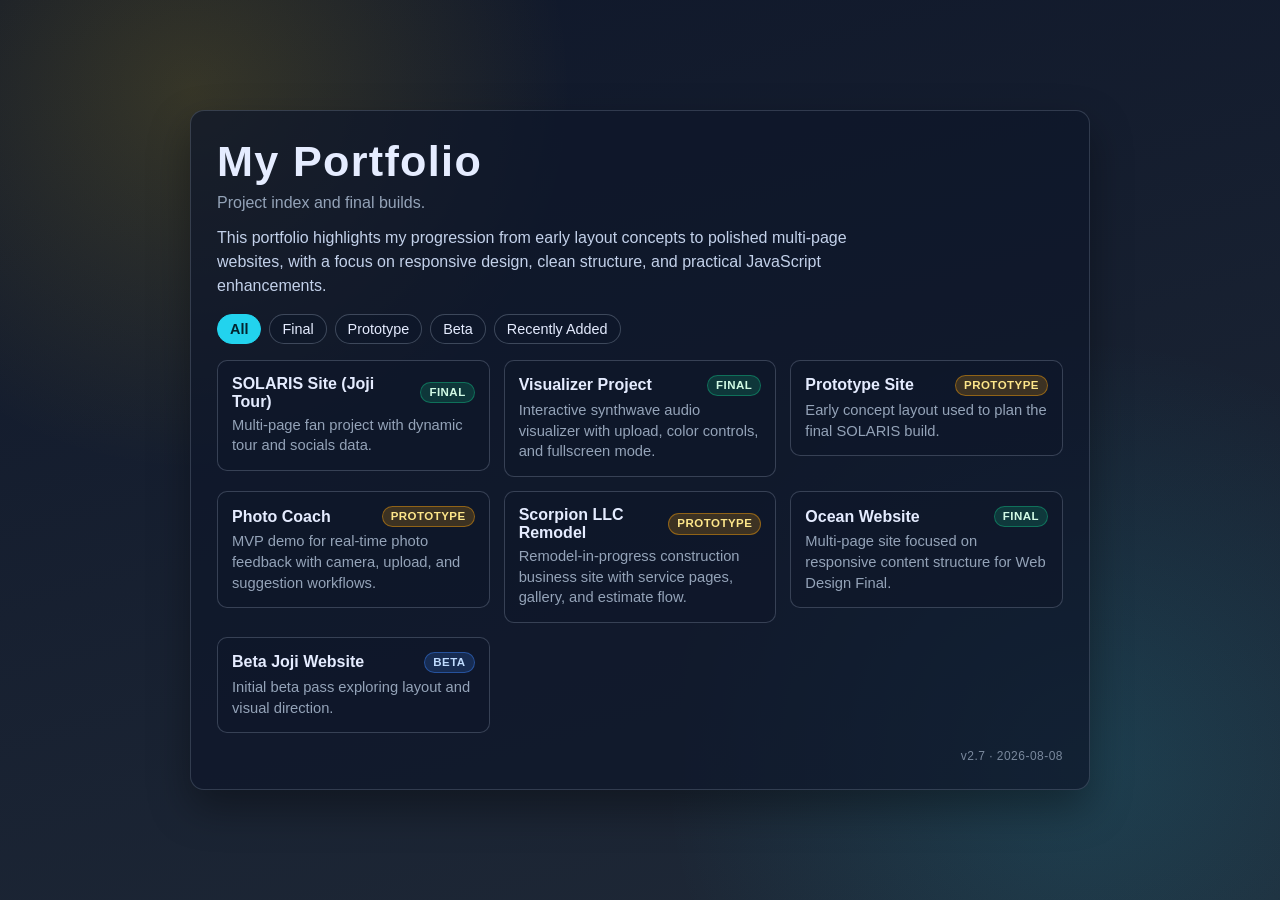
<file: index.html>
<!DOCTYPE html>
<html lang="en">
<head>
    <meta charset="UTF-8">
    <meta name="viewport" content="width=device-width, initial-scale=1.0">
  <meta name="description" content="Web design portfolio featuring SOLARIS, Ocean, and prototype projects built with HTML, CSS, and JavaScript.">
  <meta property="og:title" content="My Portfolio">
  <meta property="og:description" content="A collection of multi-page web projects including final builds, prototypes, and beta experiments.">
  <meta property="og:type" content="website">
  <meta property="og:url" content="https://soshbigred22.github.io/Portfolio/">
  <meta property="og:image" content="https://soshbigred22.github.io/Portfolio/SOLARIS_Site/img/SOLARIS_TOUR.webp">
  <meta name="twitter:card" content="summary_large_image">
  <title>Portfolio Home</title>
  <style>
    :root {
      --bg-top: #0f172a;
      --bg-bottom: #1f2937;
      --panel: rgba(15, 23, 42, 0.72);
      --text: #e5ecff;
      --muted: #94a3b8;
      --accent: #22d3ee;
      --accent-2: #facc15;
    }

    * {
      box-sizing: border-box;
    }

    body {
      margin: 0;
      min-height: 100vh;
      font-family: "Trebuchet MS", "Segoe UI", sans-serif;
      color: var(--text);
      background:
        radial-gradient(circle at 15% 10%, rgba(250, 204, 21, 0.16), transparent 28%),
        radial-gradient(circle at 85% 85%, rgba(34, 211, 238, 0.14), transparent 32%),
        linear-gradient(165deg, var(--bg-top), var(--bg-bottom));
      display: grid;
      place-items: center;
      padding: 24px;
    }

    main {
      width: min(900px, 100%);
      background: var(--panel);
      border: 1px solid rgba(148, 163, 184, 0.25);
      border-radius: 14px;
      padding: 26px;
      box-shadow: 0 18px 40px rgba(0, 0, 0, 0.35);
    }

    h1 {
      margin: 0;
      font-size: clamp(1.8rem, 5vw, 2.7rem);
      letter-spacing: 0.03em;
    }

    .intro {
      margin: 8px 0 22px;
      color: var(--muted);
    }

    .about {
      margin: -8px 0 16px;
      color: #c3d1ea;
      line-height: 1.5;
      max-width: 72ch;
    }

    .filter-controls {
      display: flex;
      flex-wrap: wrap;
      gap: 8px;
      margin: 0 0 16px;
    }

    .filter-btn {
      border: 1px solid rgba(148, 163, 184, 0.35);
      background: rgba(15, 23, 42, 0.65);
      color: var(--text);
      border-radius: 999px;
      padding: 6px 12px;
      cursor: pointer;
      font-family: inherit;
      font-size: 0.9rem;
      transition: border-color 0.18s ease, background 0.18s ease;
    }

    .filter-btn:hover {
      border-color: var(--accent);
      background: rgba(15, 23, 42, 0.95);
    }

    .filter-btn.is-active {
      border-color: var(--accent);
      color: #032530;
      background: var(--accent);
      font-weight: 700;
    }

    .filter-btn:focus-visible {
      outline: 2px solid var(--accent-2);
      outline-offset: 2px;
    }

    ul {
      list-style: none;
      margin: 0;
      padding: 0;
      display: grid;
      grid-template-columns: repeat(auto-fit, minmax(220px, 1fr));
      gap: 14px;
    }

    a {
      display: block;
      text-decoration: none;
      color: var(--text);
      padding: 14px;
      border-radius: 10px;
      border: 1px solid rgba(148, 163, 184, 0.3);
      background: rgba(15, 23, 42, 0.7);
      transition: transform 0.18s ease, border-color 0.18s ease, background 0.18s ease;
    }

    a:hover {
      transform: translateY(-2px);
      border-color: var(--accent);
      background: rgba(15, 23, 42, 0.95);
    }

    a:focus-visible {
      outline: 2px solid var(--accent-2);
      outline-offset: 2px;
    }

    .project-title {
      display: flex;
      align-items: center;
      justify-content: space-between;
      gap: 8px;
      font-weight: 700;
      margin-bottom: 4px;
    }

    .status-badge {
      flex-shrink: 0;
      font-size: 0.72rem;
      line-height: 1;
      letter-spacing: 0.04em;
      text-transform: uppercase;
      padding: 4px 8px;
      border-radius: 999px;
      border: 1px solid transparent;
    }

    .status-badges {
      display: inline-flex;
      align-items: center;
      gap: 6px;
    }

    .status-final {
      color: #d1fae5;
      background: rgba(16, 185, 129, 0.2);
      border-color: rgba(16, 185, 129, 0.45);
    }

    .status-prototype {
      color: #fde68a;
      background: rgba(245, 158, 11, 0.2);
      border-color: rgba(245, 158, 11, 0.45);
    }

    .status-beta {
      color: #bfdbfe;
      background: rgba(59, 130, 246, 0.2);
      border-color: rgba(59, 130, 246, 0.45);
    }

    .status-new {
      color: #fee2e2;
      background: rgba(239, 68, 68, 0.25);
      border-color: rgba(239, 68, 68, 0.5);
    }

    .status-badge.is-hidden {
      display: none;
    }

    .project-subtitle {
      display: block;
      color: var(--muted);
      font-size: 0.92rem;
      line-height: 1.4;
    }

    .project-card.is-hidden {
      display: none;
    }

    .site-version {
      margin: 16px 0 0;
      text-align: right;
      color: rgba(148, 163, 184, 0.8);
      font-size: 0.75rem;
      letter-spacing: 0.04em;
    }
  </style>
</head>
<body>

  <main>
    <h1>My Portfolio</h1>
    <p class="intro">Project index and final builds.</p>
    <p class="about">This portfolio highlights my progression from early layout concepts to polished 
        multi-page websites, with a focus on responsive design, clean structure, and practical JavaScript 
        enhancements.</p>
    <div class="filter-controls" aria-label="Project status filters">
      <button type="button" class="filter-btn is-active" data-filter="all" aria-pressed="true">All</button>
      <button type="button" class="filter-btn" data-filter="final" aria-pressed="false">Final</button>
      <button type="button" class="filter-btn" data-filter="prototype" aria-pressed="false">Prototype</button>
      <button type="button" class="filter-btn" data-filter="beta" aria-pressed="false">Beta</button>
      <button type="button" class="filter-btn" data-filter="recent" aria-pressed="false">Recently Added</button>
    </div>
    <ul id="project-list">
      <li class="project-card" data-status="final"><a href="SOLARIS_Site/index.html"><span class="project-title"><span>SOLARIS Site (Joji Tour)</span><span class="status-badge status-final">Final</span></span><span class="project-subtitle">Multi-page fan project with dynamic tour and socials data.</span></a></li>
      <li class="project-card" data-status="final" data-added-date="2026-08-08"><a href="Visualizer Project/index.html"><span class="project-title"><span>Visualizer Project</span><span class="status-badges"><span class="status-badge status-final">Final</span><span class="status-badge status-new">New</span></span></span><span class="project-subtitle">Interactive synthwave audio visualizer with upload, color controls, and fullscreen mode.</span></a></li>
      <li class="project-card" data-status="prototype"><a href="Prototype_site/Prototype/index.html"><span class="project-title"><span>Prototype Site</span><span class="status-badge status-prototype">Prototype</span></span><span class="project-subtitle">Early concept layout used to plan the final SOLARIS build.</span></a></li>
      <li class="project-card" data-status="prototype"><a href="photo-coach/index.html"><span class="project-title"><span>Photo Coach</span><span class="status-badge status-prototype">Prototype</span></span><span class="project-subtitle">MVP demo for real-time photo feedback with camera, upload, and suggestion workflows.</span></a></li>
      <li class="project-card" data-status="prototype" data-added-date="2026-08-08"><a href="Scorpion LLC Remodel/index.html"><span class="project-title"><span>Scorpion LLC Remodel</span><span class="status-badges"><span class="status-badge status-prototype">Prototype</span><span class="status-badge status-new">New</span></span></span><span class="project-subtitle">Remodel-in-progress construction business site with service pages, gallery, and estimate flow.</span></a></li>
      <li class="project-card" data-status="final"><a href="Ocean 3/index.html"><span class="project-title"><span>Ocean Website</span><span class="status-badge status-final">Final</span></span><span class="project-subtitle">Multi-page site focused on responsive content structure for Web Design Final.</span></a></li>
      <li class="project-card" data-status="beta"><a href="beta_div_test/index.html"><span class="project-title"><span>Beta Joji Website</span><span class="status-badge status-beta">Beta</span></span><span class="project-subtitle">Initial beta pass exploring layout and visual direction.</span></a></li>
    </ul>
    <p id="site-version" class="site-version" aria-label="Portfolio patch version">v2.7 · 2026-08-08</p>
  </main>

  <script src="js/script.js"></script>

</body>
</html>
</file>
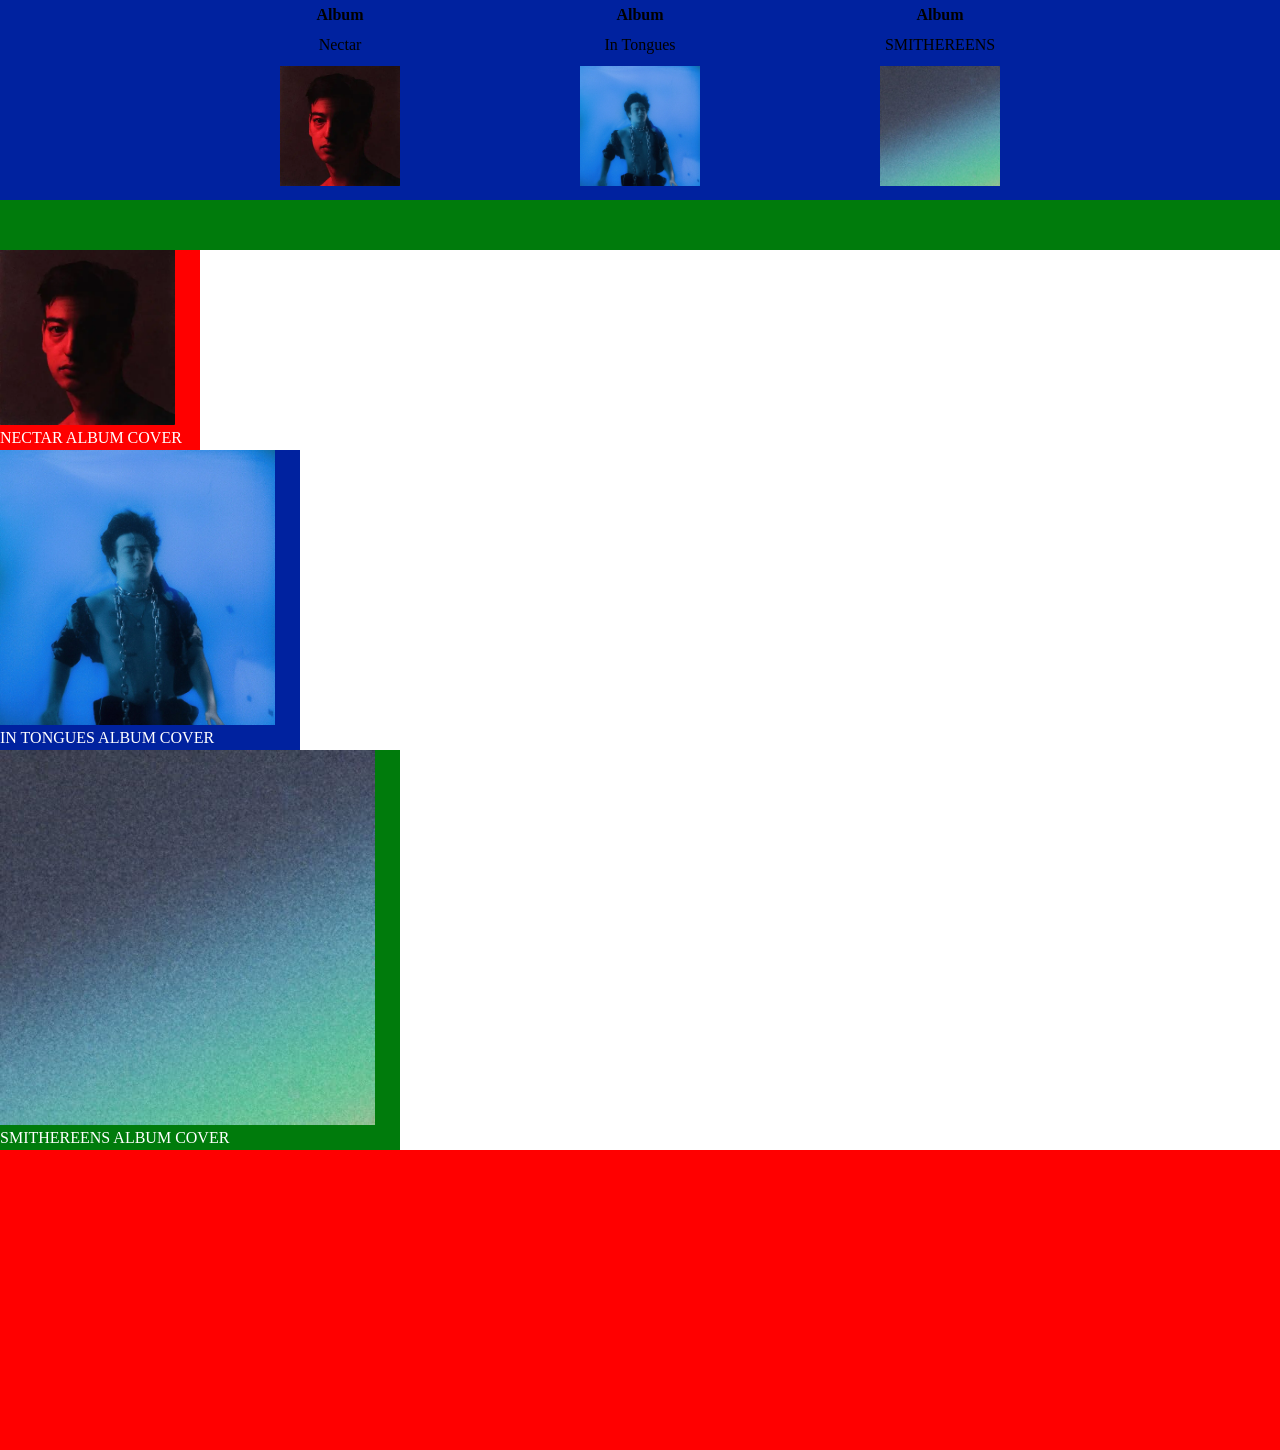
<file: beta_div_test/index.html>
<!DOCTYPE html>
<html lang="en">
<head>
    <meta charset="UTF-8">
    <meta name="viewport" content="width=device-width, initial-scale=1.0">
    <title>div_practice_sheet</title>
    <link rel="stylesheet" href="css/styles.css">
</head>
<body>

<div class="header">
    <div class="header"><table>
 <tr>
  <th>Album</th>
  <th>Album</th>
  <th>Album</th>
 </tr>
 <tr>
  <td>Nectar</td>
  <td>In Tongues</td>
  <td>SMITHEREENS</td>
 </tr>
 <tr>
    <td><img src="img/Nectar%20album%20cover.webp" width="150px" alt="Nectar Album Cover"></td>
    <td><img src="img/In%20tongues%20album%20cover%20-%20Copy.jpg" width="150px" alt="In Tongues Album Cover"></td>
    <td><img src="img/SMITHEREENS.jpg" width="150px" alt="SMITHEREENS Album Cover"></td>
 </tr>
 </table>
 </div>
</div>

<div class="NAV"></div>

<div class="boxRed"><img src="img/Nectar%20album%20cover.webp" width="175px" alt="Nectar Album Cover"><p>NECTAR ALBUM COVER</p></div>

<div class="boxBlue"><img src="img/In%20tongues%20album%20cover%20-%20Copy.jpg" width="275px" alt="In Tongues Album Cover"><p>IN TONGUES ALBUM COVER</p></div>

<div class="boxGreen"><img src="img/SMITHEREENS.jpg" width="375px" alt="SMITHEREENS Album Cover"><p>SMITHEREENS ALBUM COVER</p></div>

<div class="Footer"></div>

</body>
</html>
</file>
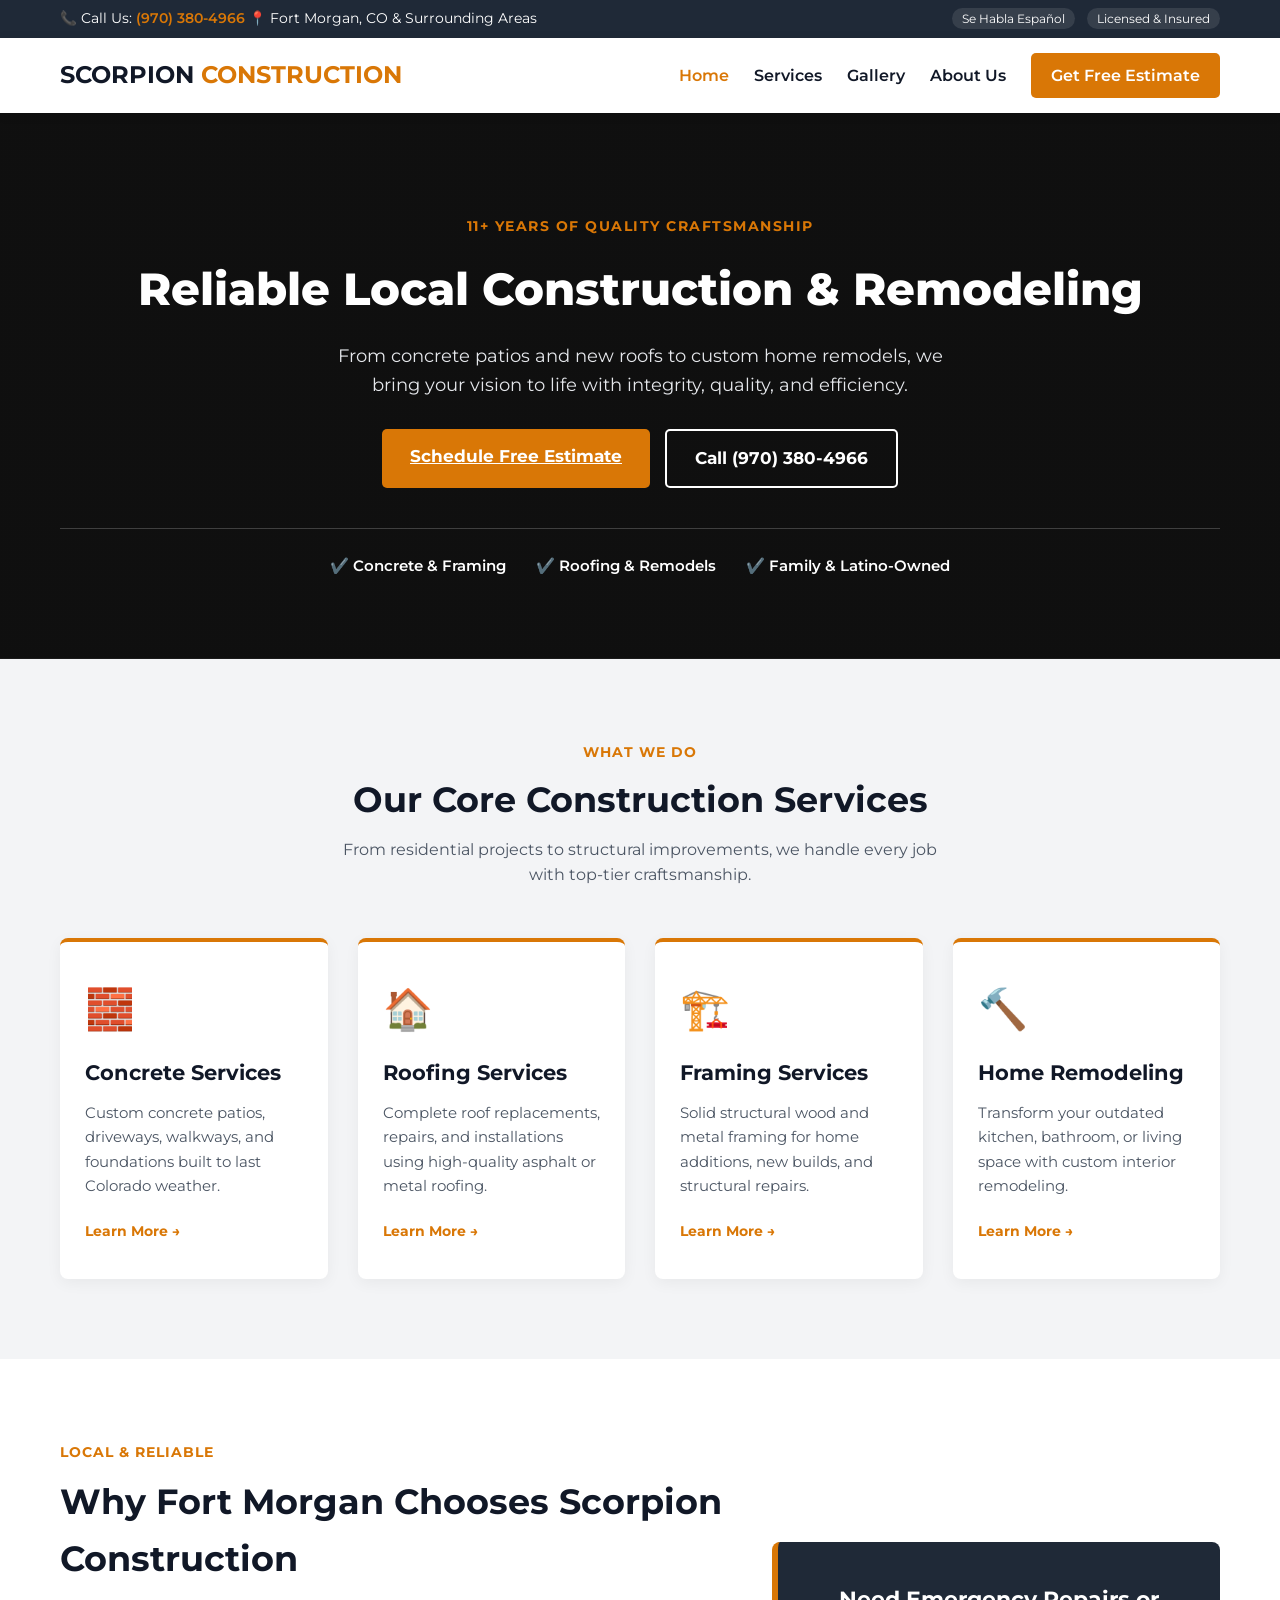
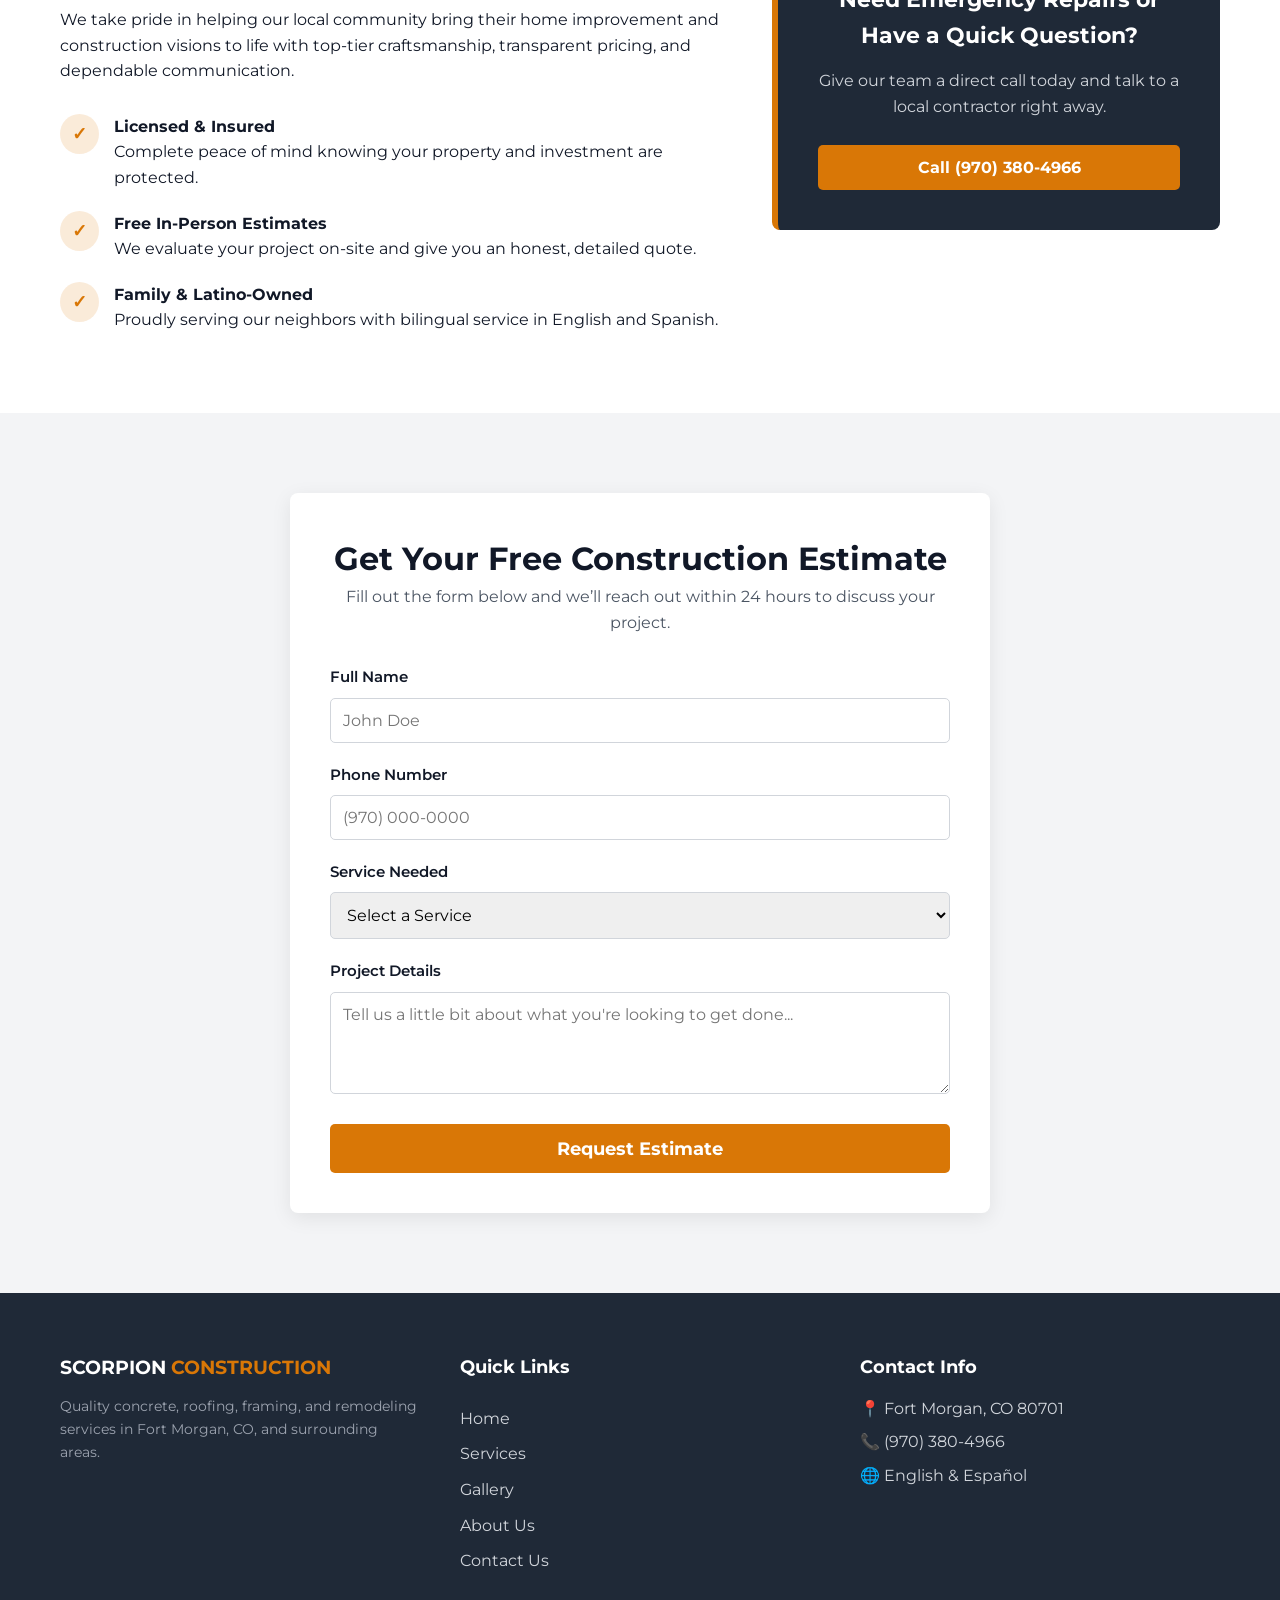
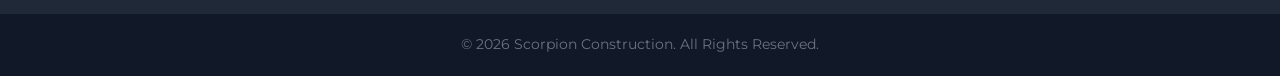
<file: Scorpion LLC Remodel/index.html>
<!DOCTYPE html>
<html lang="en">
<head>
    <meta charset="UTF-8">
    <meta name="viewport" content="width=device-width, initial-scale=1.0">
    <title>Scorpion Construction | Local Construction & Remodeling in Fort Morgan, CO</title>
    <meta name="description" content="Licensed and insured local construction company in Fort Morgan, CO. Specializing in concrete, roofing, framing, and home remodels. Free estimates!">
    <link rel="stylesheet" href="css/style.css">
    <link rel="preconnect" href="https://fonts.googleapis.com">
    <link rel="preconnect" href="https://fonts.gstatic.com" crossorigin>
    <link href="https://fonts.googleapis.com/css2?family=Montserrat:wght@400;600;700;800&family=Open+Sans:wght@400;600&display=swap" rel="stylesheet">
</head>
<body>

    <!-- Top Utility Bar -->
    <div class="top-bar">
        <div class="container top-bar-content">
            <div class="contact-info">
                <span>📞 Call Us: <a href="tel:9703804966">(970) 380-4966</a></span>
                <span>📍 Fort Morgan, CO & Surrounding Areas</span>
            </div>
            <div class="badges">
                <span class="badge">Se Habla Español</span>
                <span class="badge">Licensed & Insured</span>
            </div>
        </div>
    </div>

    <!-- Main Navigation -->
    <header class="main-header">
        <div class="container header-content">
            <a href="index.html" class="logo">
                <h2>SCORPION <span>CONSTRUCTION</span></h2>
            </a>
            <nav class="nav-links">
                <a href="index.html" class="active">Home</a>
                <a href="html/services.html">Services</a>
                <a href="html/gallery.html">Gallery</a>
                <a href="html/about.html">About Us</a>
                <a href="html/contact.html" class="btn-primary">Get Free Estimate</a>
            </nav>
        </div>
    </header>

    <!-- Hero Section -->
    <section class="hero">
        <div class="container hero-content">
            <span class="hero-subtitle">11+ Years of Quality Craftsmanship</span>
            <h1>Reliable Local Construction & Remodeling</h1>
            <p>From concrete patios and new roofs to custom home remodels, we bring your vision to life with integrity, quality, and efficiency.</p>
            
            <div class="hero-buttons">
                <a href="html/contact.html" class="btn-primary btn-large">Schedule Free Estimate</a>
                <a href="tel:9703804966" class="btn-secondary btn-large">Call (970) 380-4966</a>
            </div>

            <div class="hero-highlights">
                <div class="highlight-item">
                    <span class="icon">✔️</span> Concrete & Framing
                </div>
                <div class="highlight-item">
                    <span class="icon">✔️</span> Roofing & Remodels
                </div>
                <div class="highlight-item">
                    <span class="icon">✔️</span> Family & Latino-Owned
                </div>
            </div>
        </div>
    </section>

    <!-- Services Section -->
    <section class="services-section">
        <div class="container">
            <div class="section-title">
                <span>What We Do</span>
                <h2>Our Core Construction Services</h2>
                <p>From residential projects to structural improvements, we handle every job with top-tier craftsmanship.</p>
            </div>

            <div class="services-grid">
                <div class="service-card">
                    <div class="service-icon">🧱</div>
                    <h3>Concrete Services</h3>
                    <p>Custom concrete patios, driveways, walkways, and foundations built to last Colorado weather.</p>
                    <a href="html/services.html#concrete" class="service-link">Learn More →</a>
                </div>

                <div class="service-card">
                    <div class="service-icon">🏠</div>
                    <h3>Roofing Services</h3>
                    <p>Complete roof replacements, repairs, and installations using high-quality asphalt or metal roofing.</p>
                    <a href="html/services.html#roofing" class="service-link">Learn More →</a>
                </div>

                <div class="service-card">
                    <div class="service-icon">🏗️</div>
                    <h3>Framing Services</h3>
                    <p>Solid structural wood and metal framing for home additions, new builds, and structural repairs.</p>
                    <a href="html/services.html#framing" class="service-link">Learn More →</a>
                </div>

                <div class="service-card">
                    <div class="service-icon">🔨</div>
                    <h3>Home Remodeling</h3>
                    <p>Transform your outdated kitchen, bathroom, or living space with custom interior remodeling.</p>
                    <a href="html/services.html#remodels" class="service-link">Learn More →</a>
                </div>
            </div>
        </div>
    </section>

    <!-- Why Choose Us Section -->
    <section class="why-us-section">
        <div class="container why-us-container">
            <div class="why-us-content">
                <span class="sub-label">Local & Reliable</span>
                <h2>Why Fort Morgan Chooses Scorpion Construction</h2>
                <p>We take pride in helping our local community bring their home improvement and construction visions to life with top-tier craftsmanship, transparent pricing, and dependable communication.</p>
                
                <div class="features-list">
                    <div class="feature-item">
                        <span class="check-icon">✓</span>
                        <div>
                            <h4>Licensed & Insured</h4>
                            <p>Complete peace of mind knowing your property and investment are protected.</p>
                        </div>
                    </div>
                    <div class="feature-item">
                        <span class="check-icon">✓</span>
                        <div>
                            <h4>Free In-Person Estimates</h4>
                            <p>We evaluate your project on-site and give you an honest, detailed quote.</p>
                        </div>
                    </div>
                    <div class="feature-item">
                        <span class="check-icon">✓</span>
                        <div>
                            <h4>Family & Latino-Owned</h4>
                            <p>Proudly serving our neighbors with bilingual service in English and Spanish.</p>
                        </div>
                    </div>
                </div>
            </div>
            
            <div class="why-us-box">
                <h3>Need Emergency Repairs or Have a Quick Question?</h3>
                <p>Give our team a direct call today and talk to a local contractor right away.</p>
                <a href="tel:9703804966" class="btn-primary call-box-btn">Call (970) 380-4966</a>
            </div>
        </div>
    </section>

    <!-- Estimate Request Section -->
    <section class="estimate-section" id="estimate">
        <div class="container">
            <div class="estimate-card">
                <div class="estimate-header">
                    <h2>Get Your Free Construction Estimate</h2>
                    <p>Fill out the form below and we’ll reach out within 24 hours to discuss your project.</p>
                </div>
                
                <form class="estimate-form" action="#" method="POST">
                    <div class="form-group">
                        <label for="name">Full Name</label>
                        <input type="text" id="name" name="name" placeholder="John Doe" required>
                    </div>
                    
                    <div class="form-group">
                        <label for="phone">Phone Number</label>
                        <input type="tel" id="phone" name="phone" placeholder="(970) 000-0000" required>
                    </div>

                    <div class="form-group">
                        <label for="service">Service Needed</label>
                        <select id="service" name="service" required>
                            <option value="" disabled selected>Select a Service</option>
                            <option value="concrete">Concrete Installation / Repair</option>
                            <option value="roofing">Roofing (Asphalt or Metal)</option>
                            <option value="framing">Construction Framing</option>
                            <option value="remodel">Kitchen or Bath Remodel</option>
                            <option value="addition">Home Addition</option>
                            <option value="other">Other / General Inquiry</option>
                        </select>
                    </div>

                    <div class="form-group">
                        <label for="message">Project Details</label>
                        <textarea id="message" name="message" rows="4" placeholder="Tell us a little bit about what you're looking to get done..."></textarea>
                    </div>

                    <button type="submit" class="btn-primary btn-submit">Request Estimate</button>
                </form>
            </div>
        </div>
    </section>

    <!-- Footer -->
    <footer class="main-footer">
        <div class="container footer-content">
            <div class="footer-brand">
                <h3>SCORPION <span>CONSTRUCTION</span></h3>
                <p>Quality concrete, roofing, framing, and remodeling services in Fort Morgan, CO, and surrounding areas.</p>
            </div>
            
            <div class="footer-links">
                <h4>Quick Links</h4>
                <a href="index.html">Home</a>
                <a href="html/services.html">Services</a>
                <a href="html/gallery.html">Gallery</a>
                <a href="html/about.html">About Us</a>
                <a href="html/contact.html">Contact Us</a>
            </div>

            <div class="footer-contact">
                <h4>Contact Info</h4>
                <p>📍 Fort Morgan, CO 80701</p>
                <p>📞 <a href="tel:9703804966">(970) 380-4966</a></p>
                <p>🌐 English & Español</p>
            </div>
        </div>
        <div class="footer-bottom">
            <p>&copy; 2026 Scorpion Construction. All Rights Reserved.</p>
        </div>
    </footer>

    <script src="js/main.js"></script>
</body>
</html>
</file>
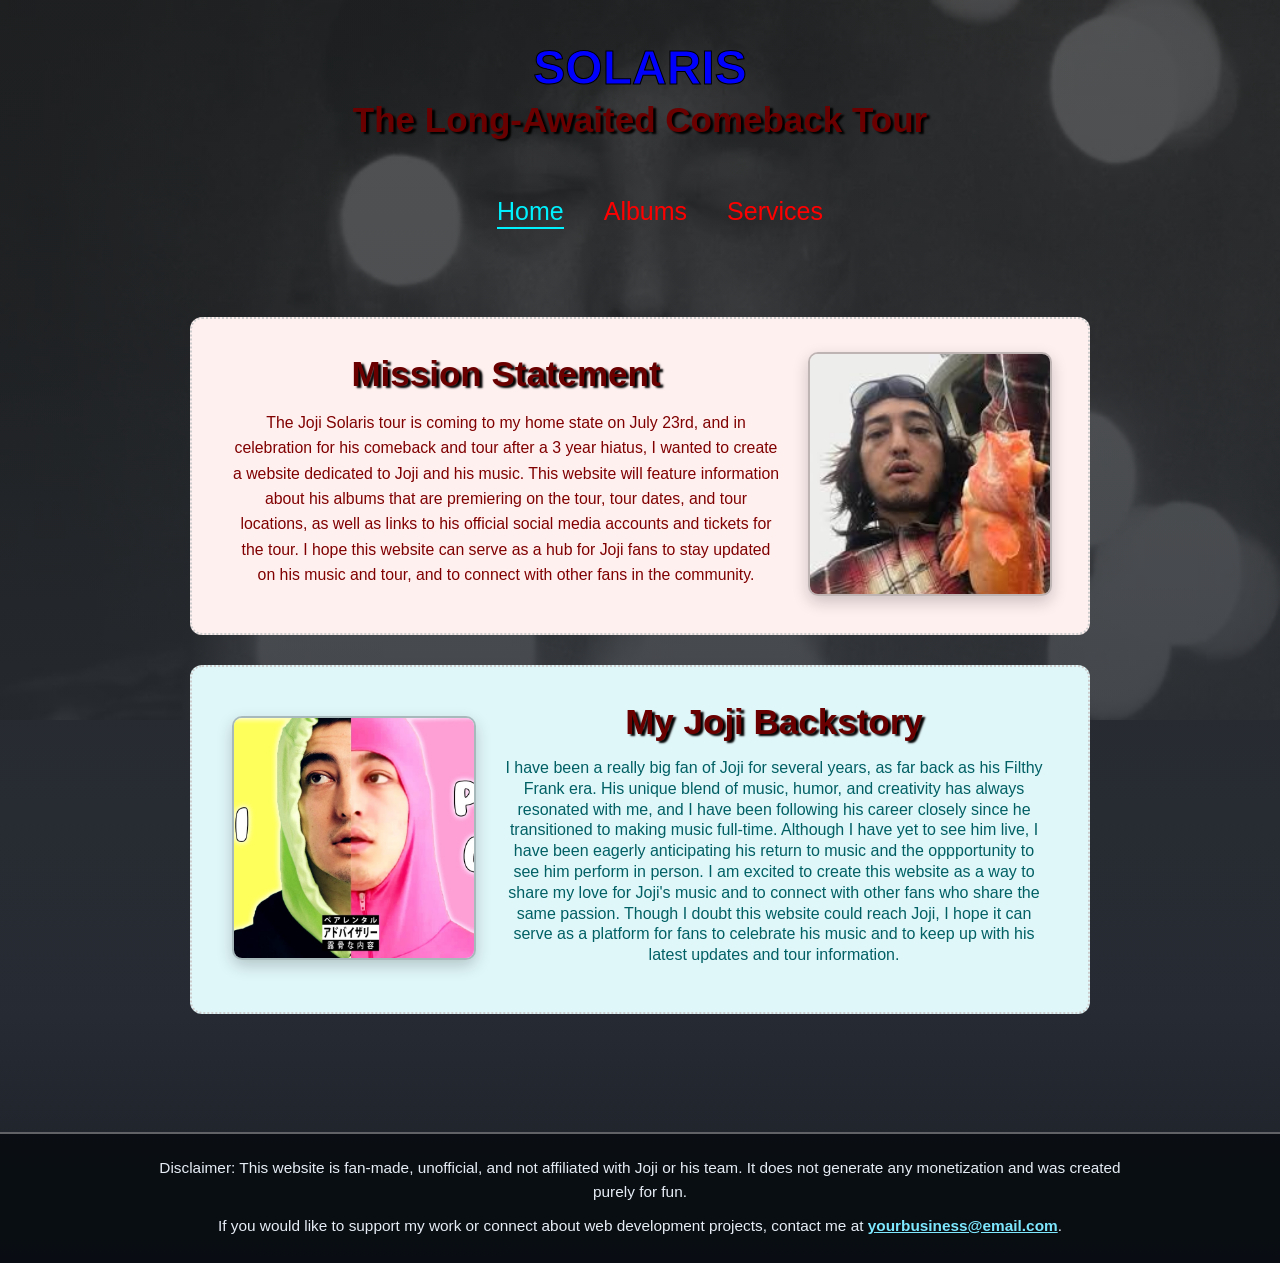
<file: SOLARIS_Site/index.html>
<!DOCTYPE html>
<html lang="en">
<head>
    <meta charset="UTF-8">
    <meta name="viewport" content="width=device-width, initial-scale=1.0">
    <title>SOLARIS Home</title>
    <link rel="stylesheet" href="css/styles.css">
</head>
<body>
   <div class="header">
    <h1>SOLARIS</h1>
  <h2>The Long-Awaited Comeback Tour</h2>
   </div>

   <div class="NAV">
    <ul class="NAV-list">
     <li><a href="index.html" class="active">Home</a></li>
     <li><a href="albums.html">Albums</a></li>
     <li><a href="services.html">Services</a></li>
    </ul>
   </div>

   <div class="main-container">
  <div class="info-box mission">
    <div class="info-layout">
      <div class="info-copy">
        <h2>Mission Statement</h2>
        <p>The Joji Solaris tour is coming to my home state on July 23rd, and in celebration for his comeback
          and tour after a 3 year hiatus, I wanted to create a website dedicated to Joji and his music. This
          website will feature information about his albums that are premiering on the tour, tour dates, and
          tour locations, as well as links to his official social media accounts and tickets for the tour.
          I hope this website can serve as a hub for Joji fans to stay updated on his music and tour,
          and to connect with other fans in the community.
        </p>
      </div>
      <div class="info-media">
        <img src="img/Joji_fish.jpg" alt="Joji with fish visual" class="info-image">
      </div>
    </div>
  </div>
  <div class="info-box backstory">
    <div class="info-layout">
      <div class="info-copy">
        <h2>My Joji Backstory</h2>
        <p>I have been a really big fan of Joji for several years, as far back as his Filthy Frank era.
          His unique blend of music, humor, and creativity has always resonated with me, and I have been following
          his career closely since he transitioned to making music full-time. Although I have yet to see him live,
          I have been eagerly anticipating his return to music and the oppportunity to see him perform in person.
          I am excited to create this website as a way to share my love for Joji's music and to connect with other
          fans who share the same passion. Though I doubt this website could reach Joji, I hope it can serve as a 
          platform for fans to celebrate his music and to keep up with his latest updates and tour information.
        </p>
      </div>
      <div class="info-media">
        <img src="img/Pink_Joji.jpg" alt="Pink Joji portrait" class="info-image">
      </div>
    </div>
  </div>
</div>

<footer class="site-footer" aria-label="Site Disclaimer">
  <div class="footer-content">
    <p class="footer-disclaimer">
      Disclaimer: This website is fan-made, unofficial, and not affiliated with Joji or his team.
      It does not generate any monetization and was created purely for fun.
    </p>
    <p class="footer-contact">
      If you would like to support my work or connect about web development projects, contact me at
      <a href="mailto:yourbusiness@email.com">yourbusiness@email.com</a>.
    </p>
  </div>
</footer>
</body>
</html>
</file>
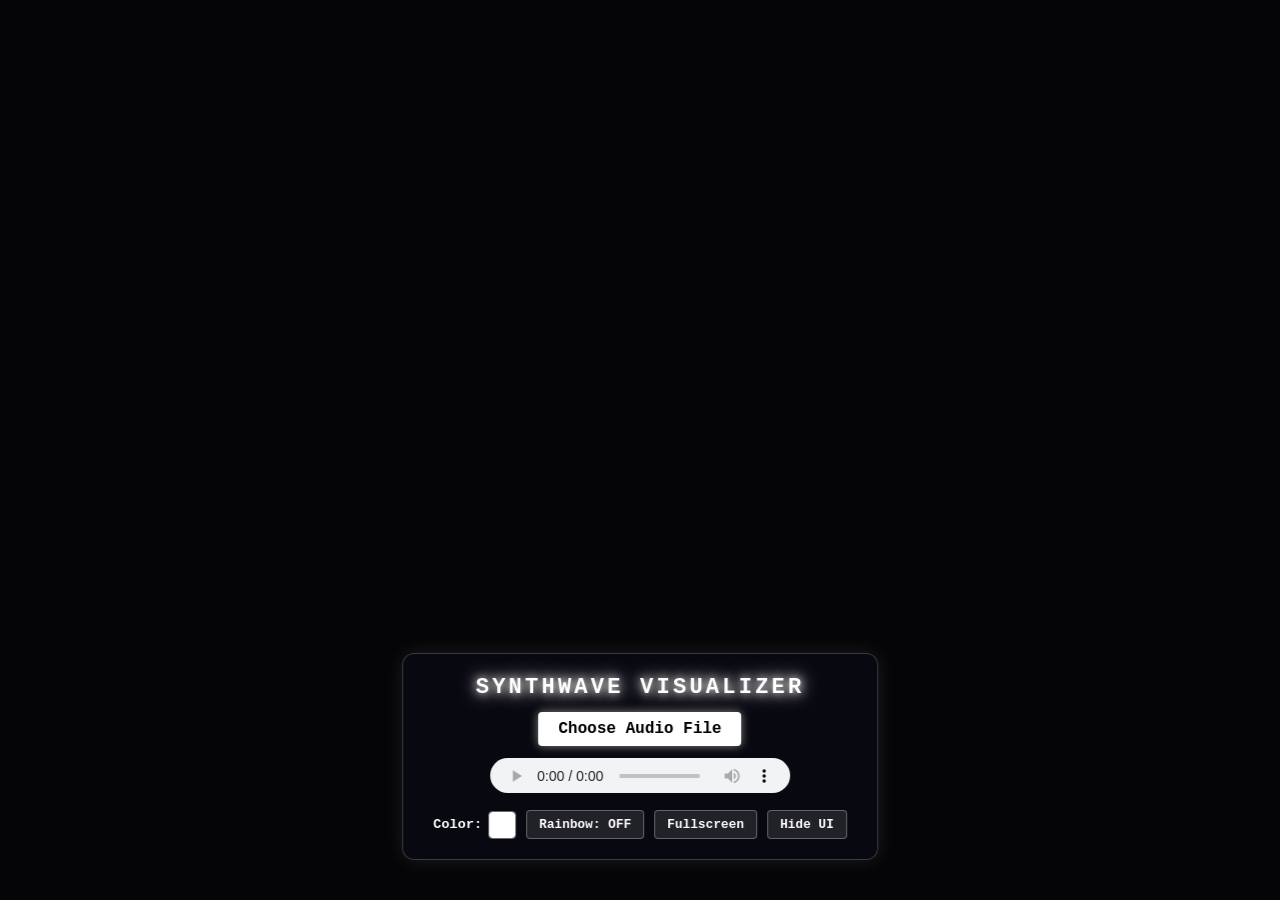
<file: Visualizer Project/index.html>
<!DOCTYPE html>
<html lang="en">
<head>
    <meta charset="UTF-8">
    <meta name="viewport" content="width=device-width, initial-scale=1.0">
    <title>Synthwave Audio Visualizer</title>
    <link rel="stylesheet" href="css/styles.css">
</head>
<body>

    <!-- UI Overlay Panel -->
    <div class="ui-container" id="ui-panel">
        <h1>SYNTHWAVE VISUALIZER</h1>
        
        <div class="controls">
            <!-- Audio Upload -->
            <label for="audio-upload" class="custom-file-upload">
                Choose Audio File
            </label>
            <input type="file" id="audio-upload" accept="audio/*">
            
            <audio id="audio-player" controls></audio>

            <!-- Customization Controls -->
            <div class="customizer-toolbar">
                <div class="color-picker-wrapper">
                    <label for="color-picker">Color:</label>
                    <input type="color" id="color-picker" value="#ffffff">
                </div>

                <button id="rainbow-btn" class="tool-btn">Rainbow: OFF</button>
                <button id="fullscreen-btn" class="tool-btn">Fullscreen</button>
                <button id="hide-ui-btn" class="tool-btn">Hide UI</button>
            </div>
        </div>
    </div>

    <!-- Floating button to bring back UI when hidden -->
    <button id="show-ui-btn" class="show-ui-btn hidden">Show Controls</button>

    <!-- Canvas -->
    <canvas id="visualizer-canvas"></canvas>

    <!-- Scripts -->
    <script src="js/visualizer.js"></script>
    <script src="js/main.js"></script>
</body>
</html>
</file>
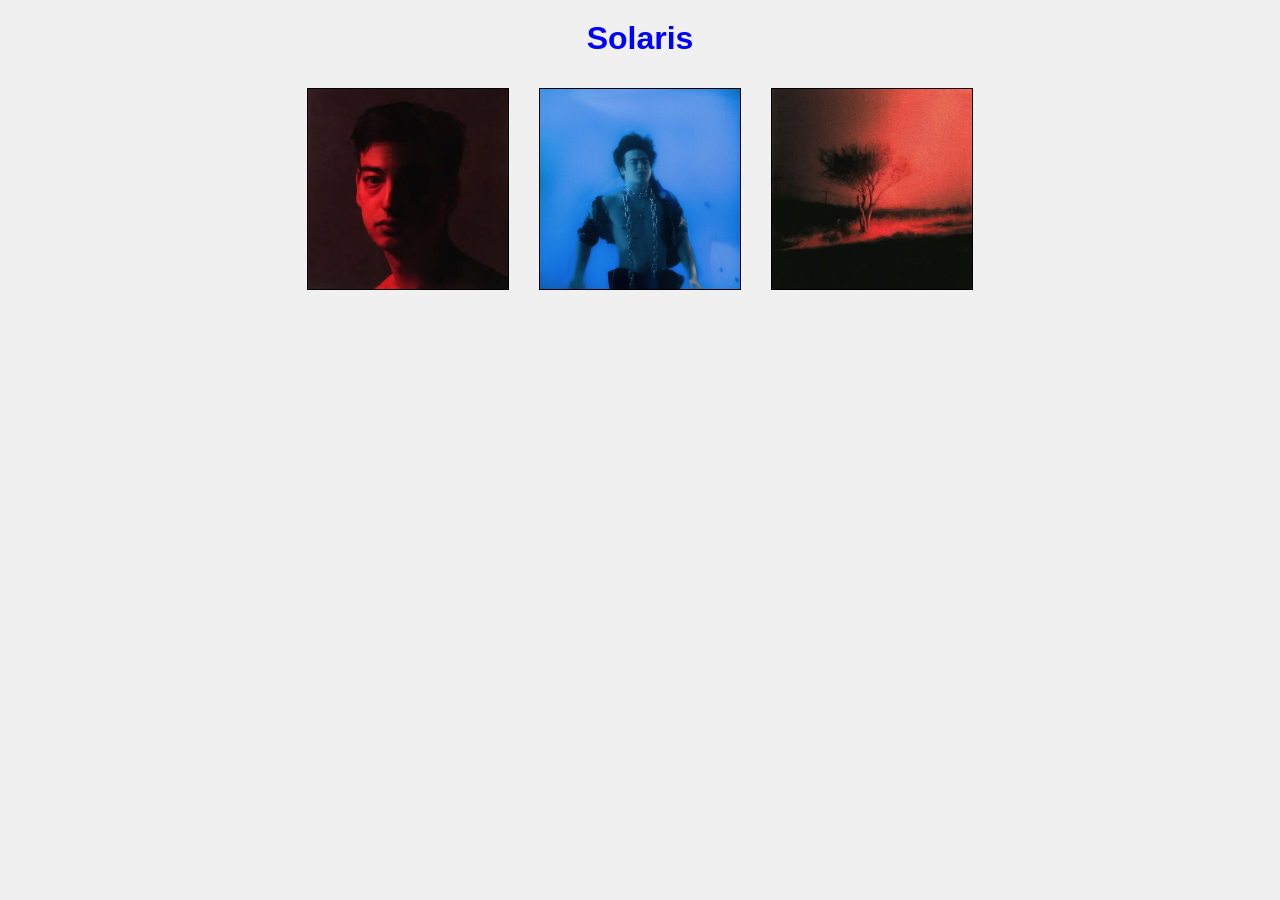
<file: Prototype_site/Prototype/index.html>
<!DOCTYPE html>
<html lang="en">
<head>
    <meta charset="UTF-8">
    <meta name="viewport" content="width=device-width, initial-scale=1.0">
    <title>Website1</title>
    <link rel="stylesheet" href="styles.css">
</head>

<body>
   <div class="header">
    
    <h1>Solaris</h1>
    
   </div>
    <div class="album-container">
     <div class="album-square album1"></div>
     <div class="album-square album2"></div>
     <div class="album-square album3"></div>
    </div>
</body>
</html>
</file>
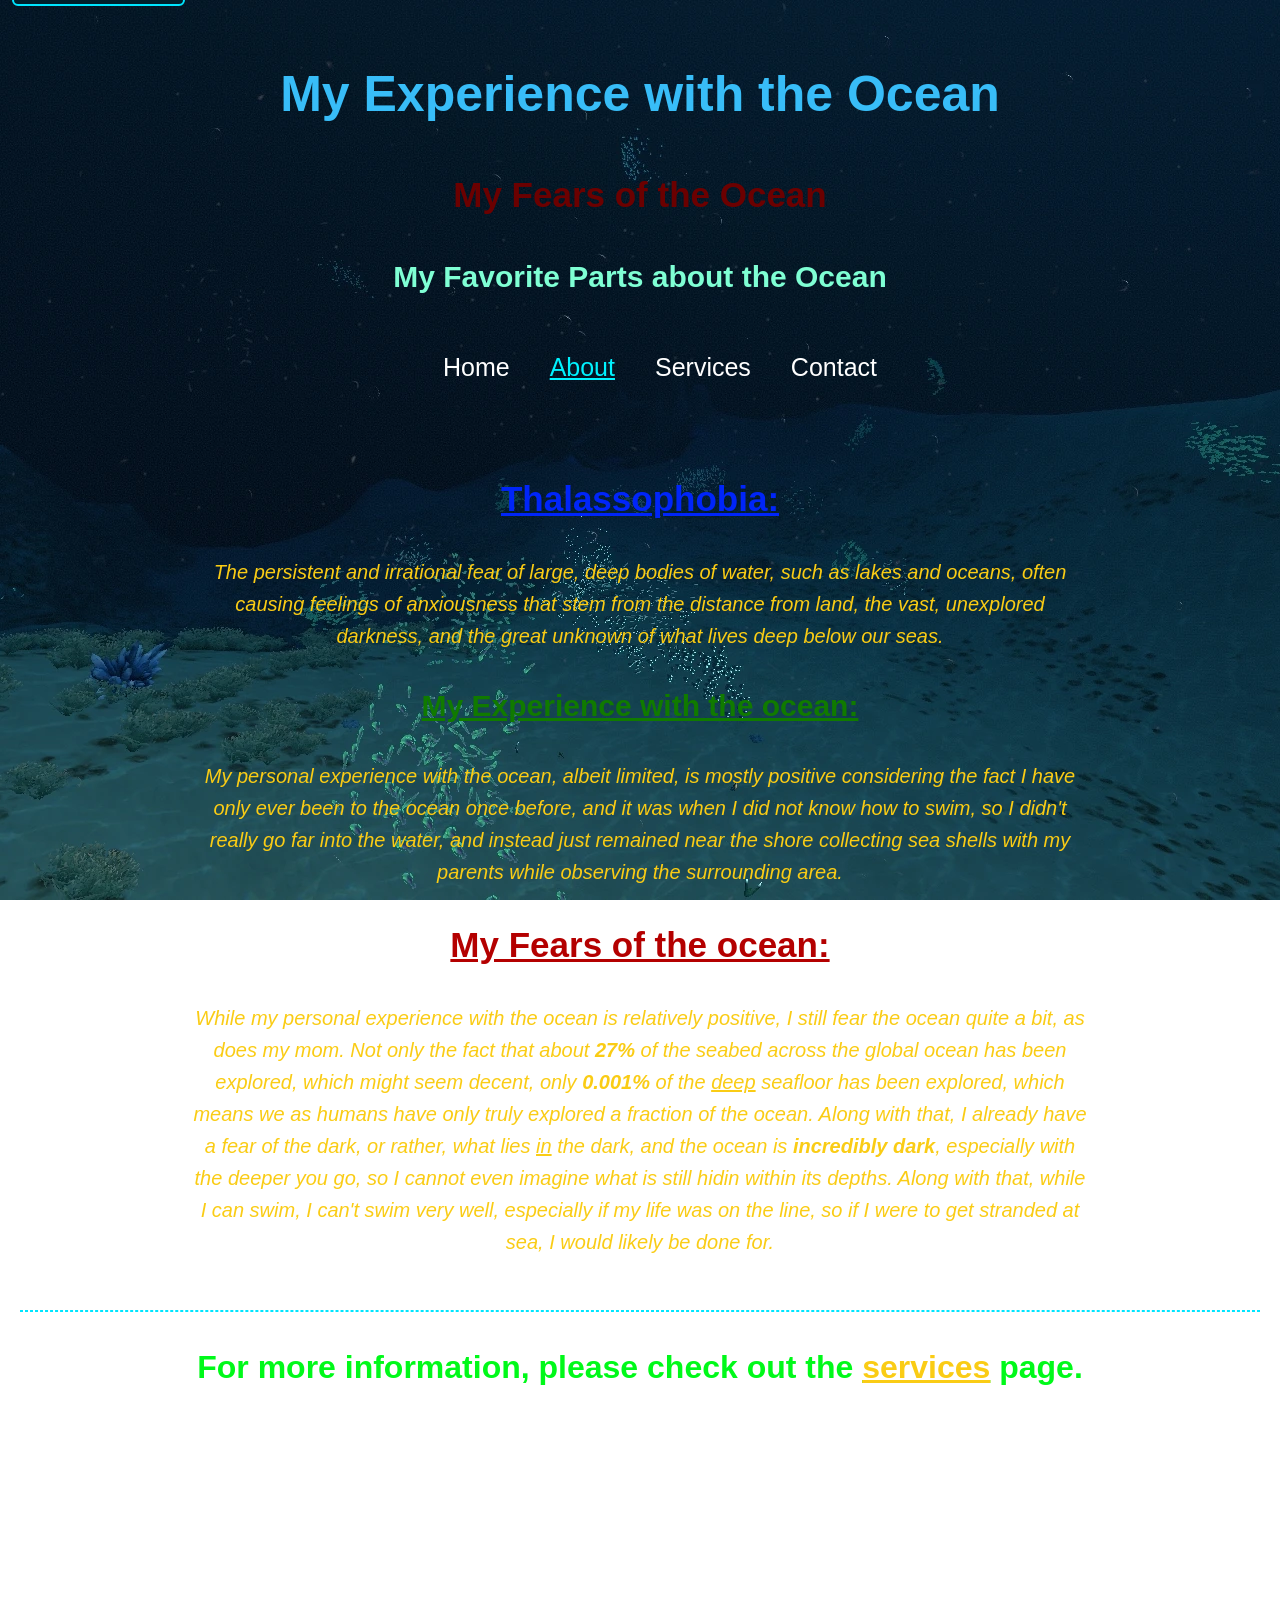
<file: Ocean 3/about.html>
<!DOCTYPE html>
<html lang="en">
<head>
    <meta charset="UTF-8">
    <meta name="viewport" content="width=device-width, initial-scale=1.0">
   <title>The Ocean | About</title>
   <link rel="stylesheet" href="css/styles.css">
</head>
<body>

<a class="skip-link" href="#main-content">Skip to main content</a>

<header class="header">

<h1>My Experience with the Ocean</h1>

<h2>My Fears of the Ocean</h2>

<h3>My Favorite Parts about the Ocean</h3>

</header>

<nav class="NAV" aria-label="Primary">
    <ul class="NAV-list">
     <li><a href="index.html">Home</a></li>
    <li><a href="about.html" aria-current="page">About</a></li>
     <li><a href="services.html">Services</a></li>
     <li><a href="contact.html">Contact</a></li>
    </ul>
</nav>

<main id="main-content" class="content">

<h2><span style="color: rgb(0, 37, 249);"> <u><b>Thalassophobia:</b></u></span></h2>
<p><i>The persistent and irrational fear of large, deep bodies of water, such as lakes
   and oceans, often causing feelings of anxiousness that stem from the distance from land,
   the vast, unexplored darkness, and the great unknown of what lives deep below our seas.
</i></p>

<h3><span style="color: rgb(16, 122, 0);"> <u><b>My Experience with the ocean:</b></u></span></h3>
<p><i>My personal experience with the ocean, albeit limited, is mostly positive considering the
   fact I have only ever been to the ocean once before, and it was when I did not know how to
   swim, so I didn't really go far into the water, and instead just remained near the shore
   collecting sea shells with my parents while observing the surrounding area.
</i></p>

<h2><span style="color: rgb(180, 0, 0);"> <u><b>My Fears of the ocean:</b></u></span></h2>
<p><i>While my personal experience with the ocean is relatively positive, I still fear the ocean
   quite a bit, as does my mom. Not only the fact that about <b>27%</b> of the seabed across the global
   ocean has been explored, which might seem decent, only <b>0.001%</b> of the <u>deep</u> seafloor has
   been explored, which means we as humans have only truly explored a fraction of the ocean.
   Along with that, I already have a fear of the dark, or rather, what lies <u>in</u> the dark,
   and the ocean is <b>incredibly dark</b>, especially with the deeper you go, so I cannot even
   imagine what is still hidin within its depths. Along with that, while I can swim, I can't swim
   very well, especially if my life was on the line, so if I were to get stranded at sea, I would
   likely be done for.</i></p>

</main>

 <hr>
<footer class="Footer">
   <p><span style="color: rgb(0, 249, 25);">For more information, please check out the <u><b><a href="services.html">services</a></b></u> page.</span></p>
</footer>

</body>
</html>
</file>
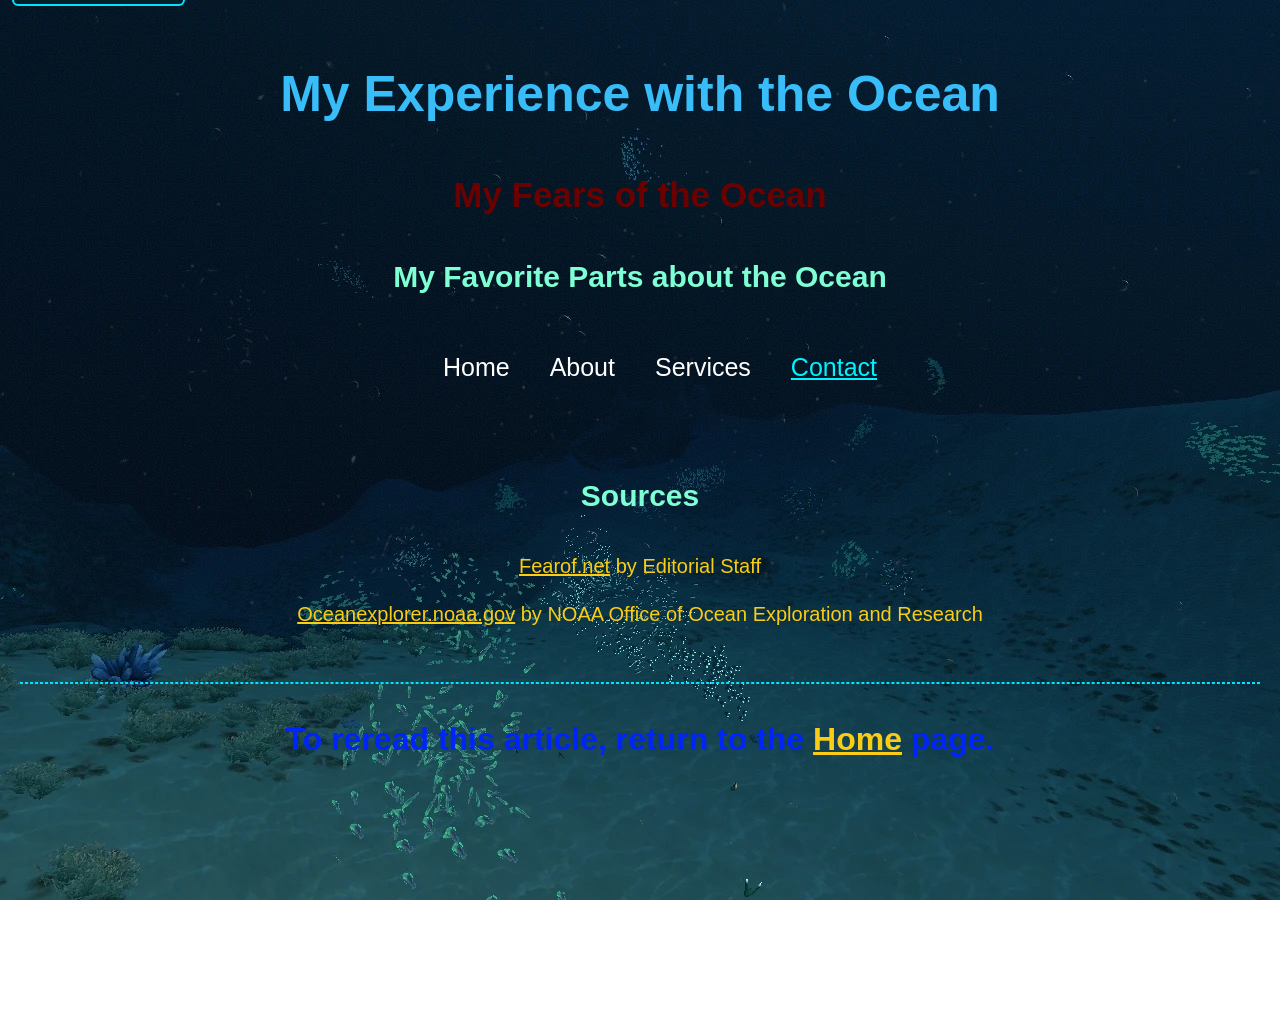
<file: Ocean 3/contact.html>
<!DOCTYPE html>
<html lang="en">
<head>
    <meta charset="UTF-8">
    <meta name="viewport" content="width=device-width, initial-scale=1.0">
    <title>The Ocean | Sources</title>
    <link rel="stylesheet" href="css/styles.css">
</head>
<body>

<a class="skip-link" href="#main-content">Skip to main content</a>

<header class="header">

<h1>My Experience with the Ocean</h1>

<h2>My Fears of the Ocean</h2>

<h3>My Favorite Parts about the Ocean</h3>

</header>

<nav class="NAV" aria-label="Primary">
    <ul class="NAV-list">
     <li><a href="index.html">Home</a></li>
     <li><a href="about.html">About</a></li>
     <li><a href="services.html">Services</a></li>
     <li><a href="contact.html" aria-current="page">Contact</a></li>
    </ul>
</nav>

<main id="main-content" class="content">

<h3>Sources</h3>
<p><a href="https://www.fearof.net/fear-of-the-ocean-phobia-thalassophobia/" target="_blank" rel="noopener noreferrer">
Fearof.net</a> by Editorial Staff</p>

<p><a href="https://oceanexplorer.noaa.gov/ocean-fact/explored/#:~:text=As%20of%20June%202025%2C%2027.3,the%20seafloor%20in%20greater%20detail." target="_blank" rel="noopener noreferrer">
Oceanexplorer.noaa.gov</a> by NOAA Office of Ocean Exploration and Research</p>

</main>

<hr>
<footer class="Footer">
    <p><span style="color: rgb(0, 37, 249);">To reread this article, return to the <u><b><a href="index.html">Home</a></b></u> page.</span></p>
</footer>

</body>
</html>
</file>
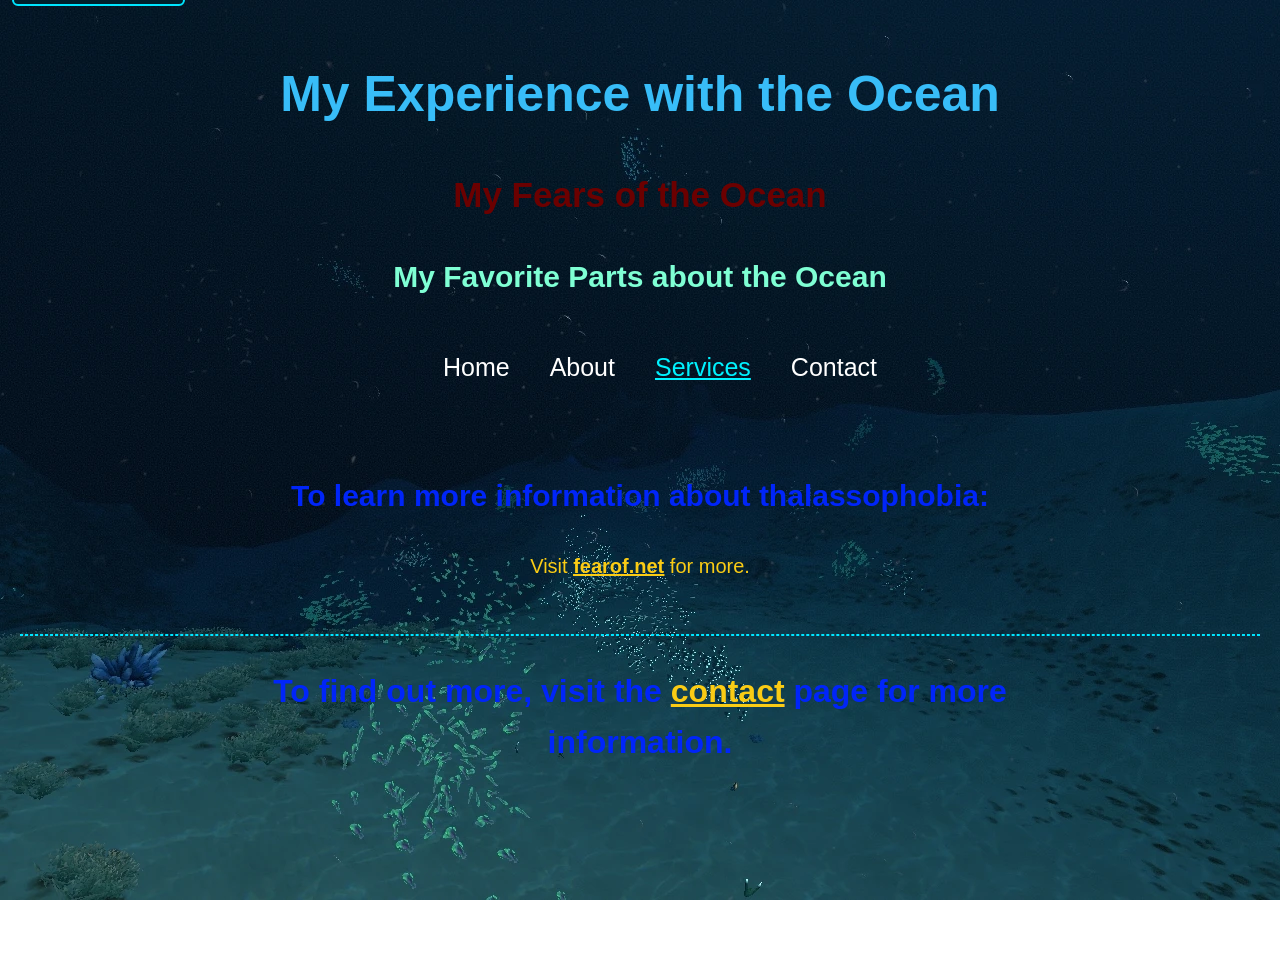
<file: Ocean 3/services.html>
<!DOCTYPE html>
<html lang="en">
<head>
    <meta charset="UTF-8">
    <meta name="viewport" content="width=device-width, initial-scale=1.0">
    <title>The Ocean | Resources</title>
    <link rel="stylesheet" href="css/styles.css">
</head>
<body>

<a class="skip-link" href="#main-content">Skip to main content</a>

<header class="header">

<h1>My Experience with the Ocean</h1>

<h2>My Fears of the Ocean</h2>

<h3>My Favorite Parts about the Ocean</h3>

</header>

<nav class="NAV" aria-label="Primary">
    <ul class="NAV-list">
     <li><a href="index.html">Home</a></li>
     <li><a href="about.html">About</a></li>
     <li><a href="services.html" aria-current="page">Services</a></li>
     <li><a href="contact.html">Contact</a></li>
    </ul>
</nav>

<main id="main-content" class="content">

<h3><span style="color: rgb(0, 37, 249);">To learn more information about thalassophobia:</span></h3>
<p>Visit <u><b><a href="https://www.fearof.net/fear-of-the-ocean-phobia-thalassophobia/" target="_blank" rel="noopener noreferrer">fearof.net</a></b></u> for more.</p>

</main>

<hr>
<footer class="Footer">
    <p><span style="color: rgb(0, 37, 249);">To find out more, visit the <u><b><a href="contact.html">contact</a></b></u> page for more information.</span></p>
</footer>

</body>
</html>
</file>
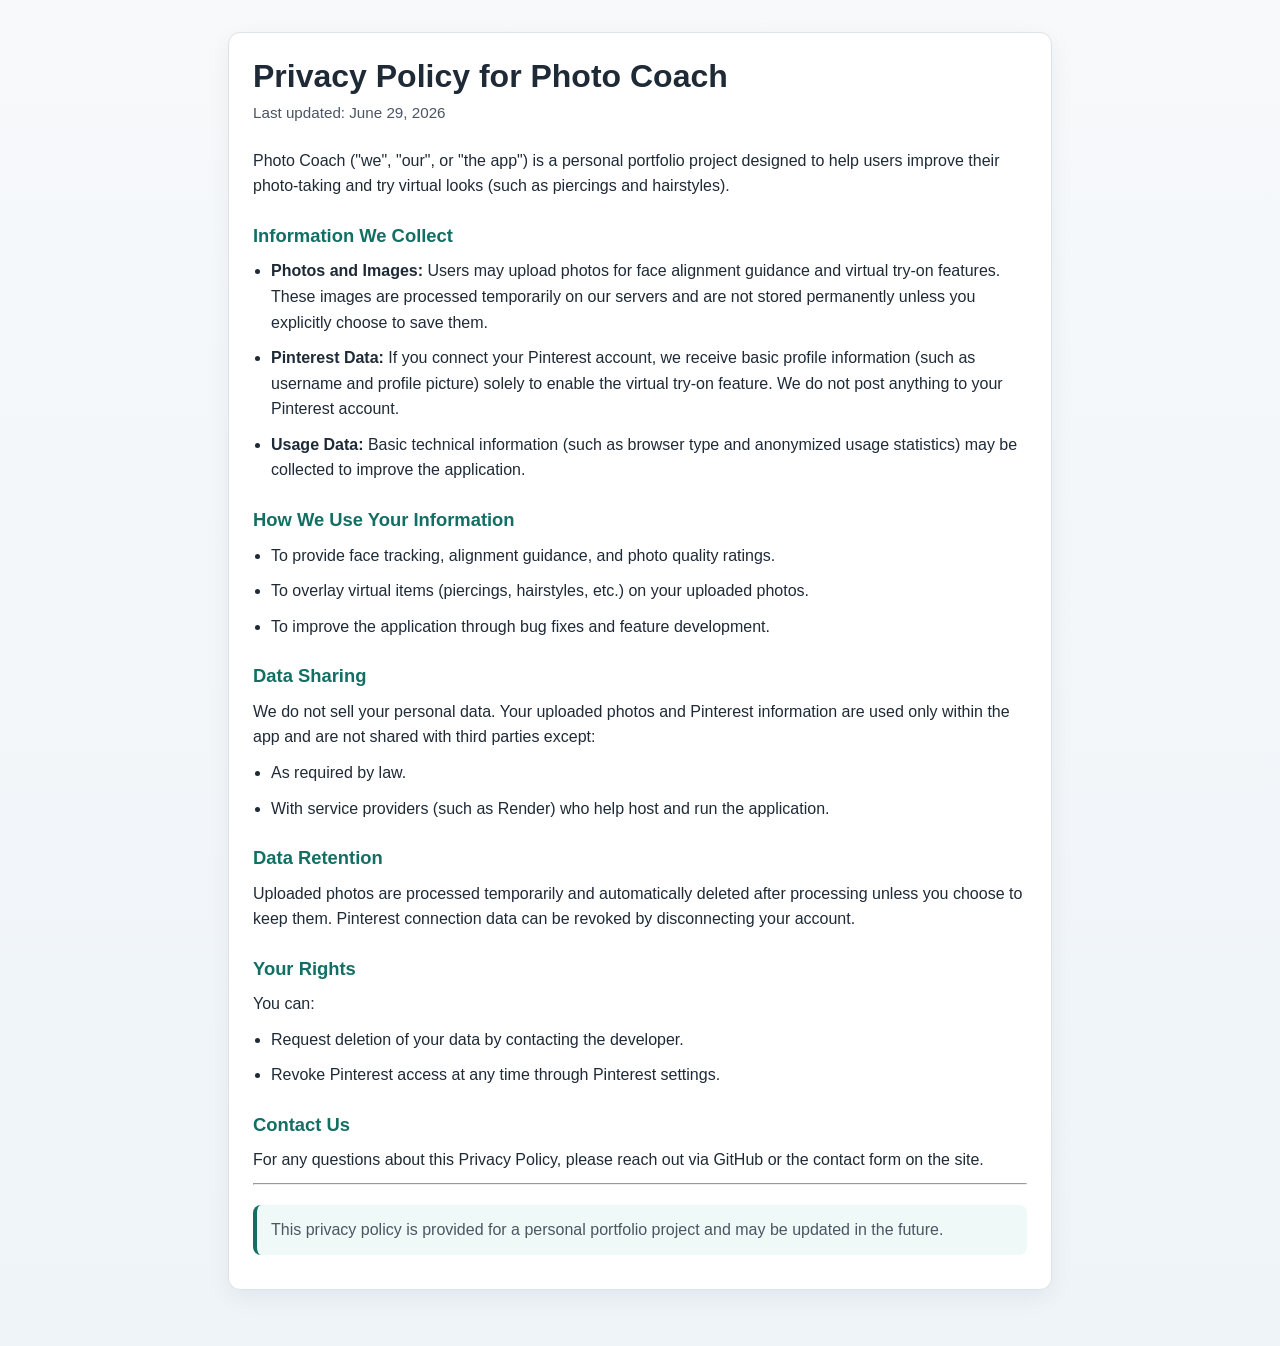
<file: photo-coach/privacy-policy.html>
<!doctype html>
<html lang="en">
<head>
  <meta charset="utf-8">
  <meta name="viewport" content="width=device-width, initial-scale=1">
  <title>Privacy Policy | Photo Coach</title>
  <style>
    :root {
      --bg: #f7f9fb;
      --text: #1f2a37;
      --muted: #4b5563;
      --card: #ffffff;
      --line: #dbe3ea;
      --accent: #136f63;
    }

    * {
      box-sizing: border-box;
    }

    body {
      margin: 0;
      font-family: "Segoe UI", Tahoma, Geneva, Verdana, sans-serif;
      background: linear-gradient(180deg, #f7f9fb 0%, #eef4f8 100%);
      color: var(--text);
      line-height: 1.6;
    }

    .wrap {
      max-width: 860px;
      margin: 0 auto;
      padding: 32px 18px 56px;
    }

    .card {
      background: var(--card);
      border: 1px solid var(--line);
      border-radius: 12px;
      padding: 24px;
      box-shadow: 0 8px 24px rgba(8, 20, 36, 0.06);
    }

    h1 {
      margin: 0 0 6px;
      font-size: clamp(1.6rem, 3vw, 2rem);
      line-height: 1.2;
    }

    .updated {
      margin: 0 0 22px;
      color: var(--muted);
      font-size: 0.95rem;
    }

    h2 {
      margin: 22px 0 8px;
      font-size: 1.15rem;
      color: var(--accent);
    }

    p,
    li {
      color: var(--text);
      margin: 0 0 10px;
    }

    ul {
      margin: 6px 0 10px 18px;
      padding: 0;
    }

    .note {
      margin-top: 20px;
      padding: 12px 14px;
      border-left: 4px solid var(--accent);
      background: #effaf8;
      border-radius: 8px;
      color: var(--muted);
    }

    a {
      color: var(--accent);
    }
  </style>
</head>
<body>
  <main class="wrap">
    <article class="card">
      <h1>Privacy Policy for Photo Coach</h1>
      <p class="updated">Last updated: June 29, 2026</p>

      <p>
        Photo Coach ("we", "our", or "the app") is a personal portfolio project designed to help users improve
        their photo-taking and try virtual looks (such as piercings and hairstyles).
      </p>

      <h2>Information We Collect</h2>
      <ul>
        <li>
          <strong>Photos and Images:</strong> Users may upload photos for face alignment guidance and virtual try-on
          features. These images are processed temporarily on our servers and are not stored permanently unless you
          explicitly choose to save them.
        </li>
        <li>
          <strong>Pinterest Data:</strong> If you connect your Pinterest account, we receive basic profile information
          (such as username and profile picture) solely to enable the virtual try-on feature. We do not post anything
          to your Pinterest account.
        </li>
        <li>
          <strong>Usage Data:</strong> Basic technical information (such as browser type and anonymized usage
          statistics) may be collected to improve the application.
        </li>
      </ul>

      <h2>How We Use Your Information</h2>
      <ul>
        <li>To provide face tracking, alignment guidance, and photo quality ratings.</li>
        <li>To overlay virtual items (piercings, hairstyles, etc.) on your uploaded photos.</li>
        <li>To improve the application through bug fixes and feature development.</li>
      </ul>

      <h2>Data Sharing</h2>
      <p>We do not sell your personal data. Your uploaded photos and Pinterest information are used only within the app and are not shared with third parties except:</p>
      <ul>
        <li>As required by law.</li>
        <li>With service providers (such as Render) who help host and run the application.</li>
      </ul>

      <h2>Data Retention</h2>
      <p>
        Uploaded photos are processed temporarily and automatically deleted after processing unless you choose to keep
        them. Pinterest connection data can be revoked by disconnecting your account.
      </p>

      <h2>Your Rights</h2>
      <p>You can:</p>
      <ul>
        <li>Request deletion of your data by contacting the developer.</li>
        <li>Revoke Pinterest access at any time through Pinterest settings.</li>
      </ul>

      <h2>Contact Us</h2>
      <p>
        For any questions about this Privacy Policy, please reach out via GitHub or the contact form on the site.
      </p>

      <hr>

      <p class="note">
        This privacy policy is provided for a personal portfolio project and may be updated in the future.
      </p>
    </article>
  </main>
</body>
</html>
</file>
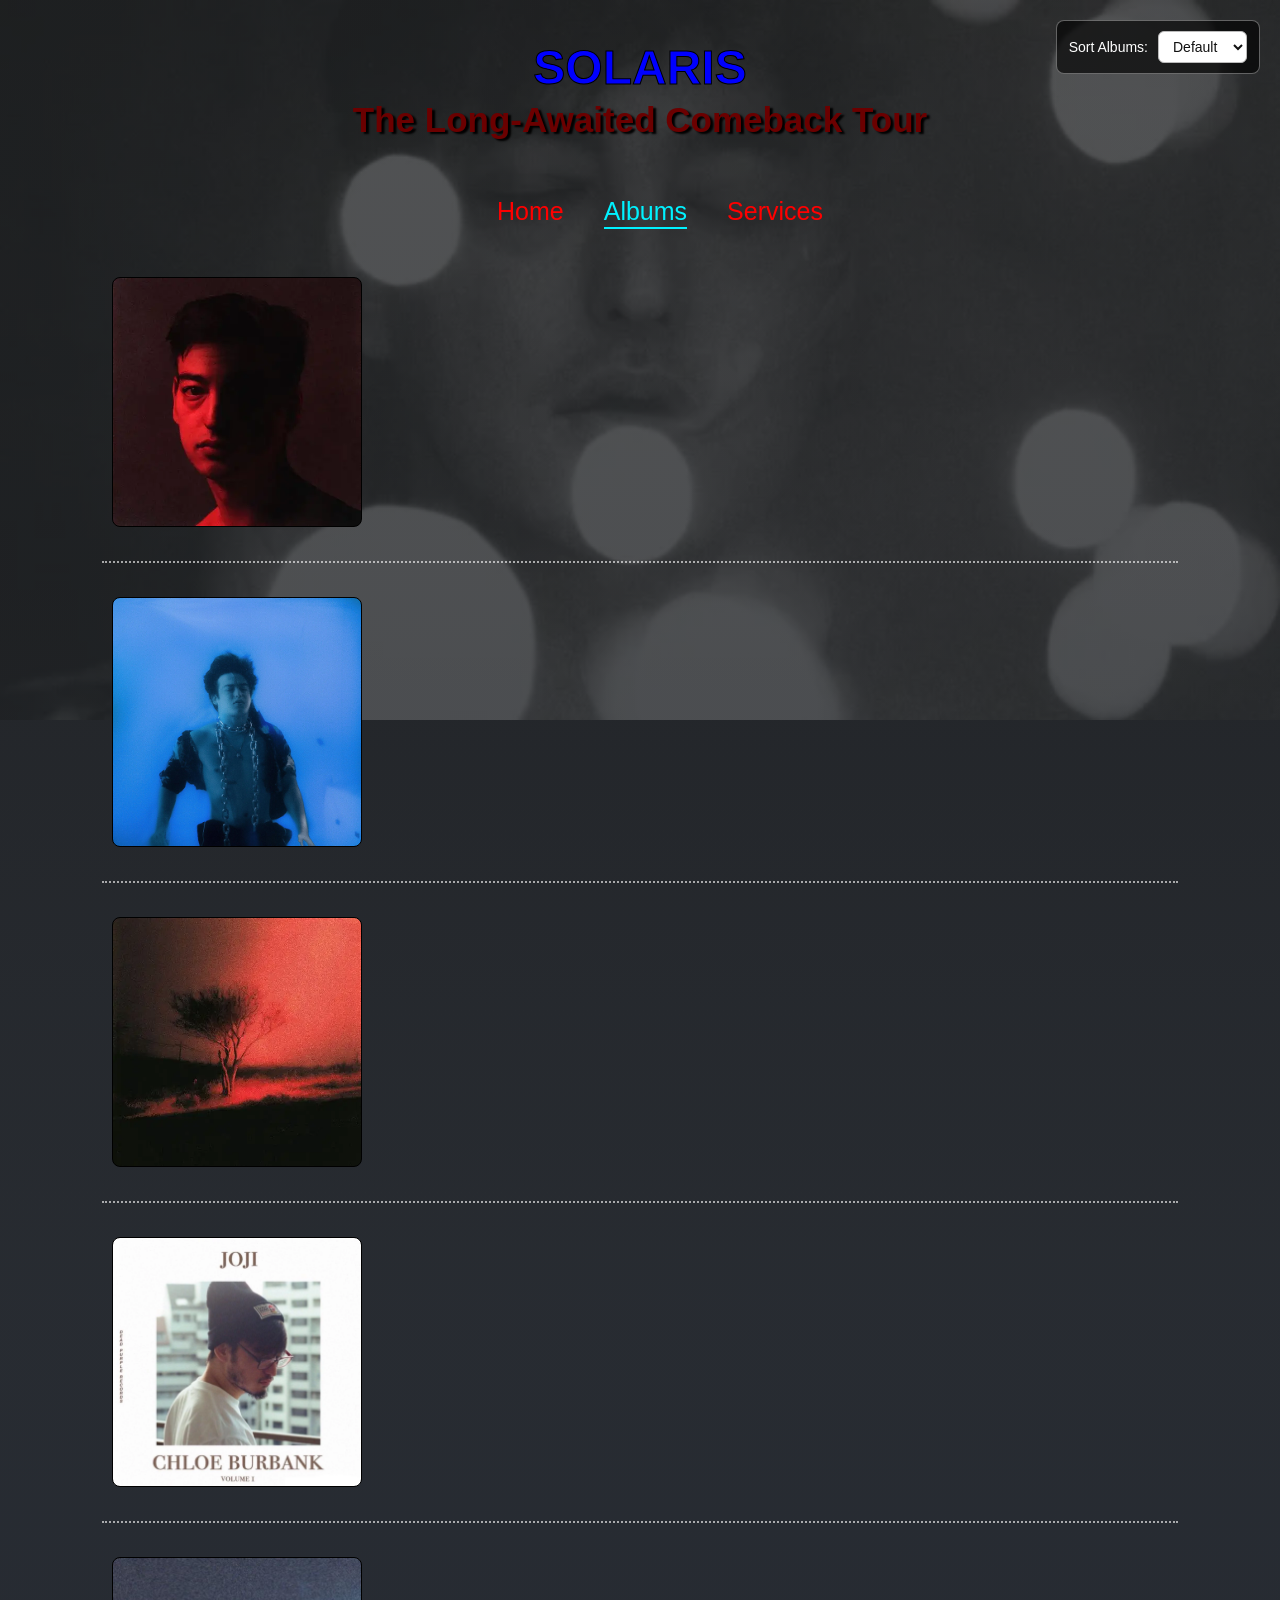
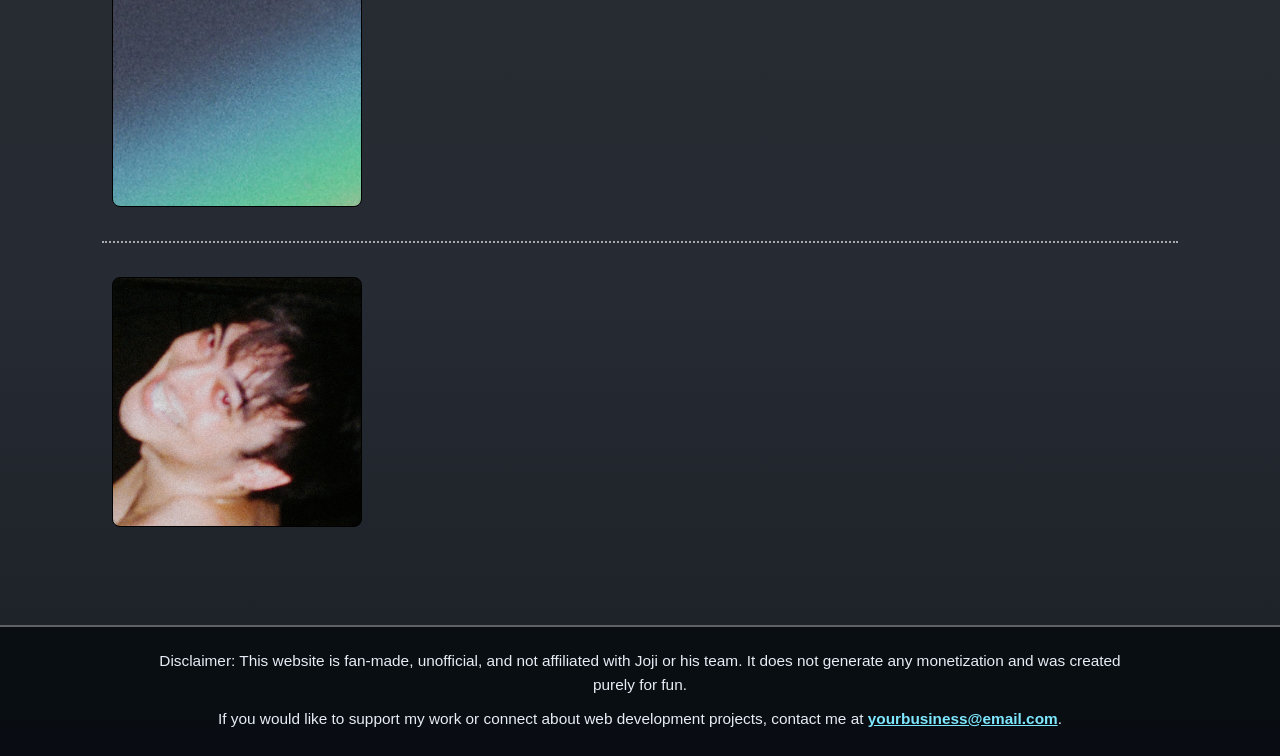
<file: SOLARIS_Site/albums.html>
<!DOCTYPE html>
<html lang="en">
<head>
    <meta charset="UTF-8">
    <meta name="viewport" content="width=device-width, initial-scale=1.0">
    <title>SOLARIS Albums</title>
   <link rel="stylesheet" href="css/styles.css">
</head>

<body>
   <div class="header">
    <h1>SOLARIS</h1>
   <h2>The Long-Awaited Comeback Tour</h2>
   </div>

   <div class="NAV">
    <ul class="NAV-list">
     <li><a href="index.html">Home</a></li>
     <li><a href="albums.html" class="active">Albums</a></li>
     <li><a href="services.html">Services</a></li>
    </ul>
   </div>

    <div class="filter-controls">
     <label for="sortFilter">Sort Albums:</label>
     <select id="sortFilter" name="sortFilter">
      <option value="default">Default</option>
      <option value="oldest">Oldest</option>
      <option value="newest">Newest</option>
     </select>
    </div>

    <div class="album-container" id="albumContainer">
     <div class="album-section" data-order="1" data-year="2020">
      <div class="album-square" style="background-image: url('img/Nectar album cover.webp');">
       <div class="album-overlay">Nectar<br>2020</div>
      </div>
      <div class="album-songs">
       <ul>
        <li>1. Ew</li>
        <li>2. MODUS</li>
        <li>3. Tick Tock</li>
        <li>4. Daylight (feat. Diplo)</li>
        <li>5. High Hopes (feat. Omar Apollo)</li>
        <li>6. NITROUS</li>
        <li>7. Pretty Boy (feat. Lil Yachty)</li>
        <li>8. Normal People (feat. Rei Brown)</li>
        <li>9. Afterthought</li>
        <li>10. Mr. Hollywood</li>
        <li>11. 777</li>
        <li>12. Reanimator (feat. Yves Tumor)</li>
        <li>13. Like You Do</li>
        <li>14. Your Man</li>
        <li>15. Gimme Love</li>
        <li>16. Upgrade (feat. Reyn Hartley)</li>
        <li>17. Run</li>
        <li>18. Sanctuary</li>
       </ul>
      </div>
     </div>
    <div class="album-section" data-order="2" data-year="2018" data-month="2">
      <div class="album-square" style="background-image: url('img/In tongues album cover - Copy.jpg');">
       <div class="album-overlay">In Tongues<br>Feb 2018</div>
      </div>
      <div class="album-songs">
       <ul>
        <li>1. Will He</li>
        <li>2. Pills</li>
        <li>3. Demons</li>
        <li>4. Window</li>
        <li>5. Plastic Taste</li>
        <li>6. Bitter Fuck</li>
        <li>7. Worldstar Money (Interlude)</li>
        <li>8. I Don't Wanna Waste my Time</li>
        <li>9. Will He (Medasin Remix)</li>
        <li>10. Will He (Ryan Hemsworth Remix)</li>
        <li>11. Demons (Lapalux Remix)</li>
        <li>12. Demons (Lunice Remix)</li>
        <li>13. Window (Actress Remix)</li>
        <li>14. Pills (HWLS Remix)</li>
        <li>15. Bitter Fuck (Salute Remix)</li>
        <li>16. I Don't Wanna Waste my Time (Swum Remix)</li>
       </ul>
      </div>
     </div>
    <div class="album-section" data-order="3" data-year="2026">
      <div class="album-square" style="background-image: url('img/Piss in the wind album cover.webp');">
       <div class="album-overlay">Piss in the Wind<br>2026</div>
      </div>
      <div class="album-songs">
       <ul>
        <li>1. Pixelated Kisses</li>
        <li>2. If It Only Gets Better</li>
        <li>3. Past Won't Leave My Bed</li>
        <li>4. LOVE YOU LESS</li>
        <li>5. Last of a Dying Breed</li>
        <li>6. Love Me Better</li>
        <li>7. Piece of You</li>
        <li>8. Hotel California</li>
        <li>9. Forehead Touch the Ground</li>
        <li>10. Fade to Black</li>
        <li>11. CAN'T SEE SH*T IN THE CLUB</li>
        <li>12. Sojourn</li>
        <li>13. DYKILY</li>
        <li>14. Rose Colored</li>
        <li>15. Silhouette Man</li>
        <li>16. Fragments</li>
        <li>17. Horses to Water</li>
        <li>18. Strange Home</li>
        <li>19. Dior</li>
        <li>20. DYKILY (2017 Demo Version)</li>
        <li>21. Tarmac</li>
        <li>22. Cigarette</li>
       </ul>
      </div>
     </div>
        <div class="album-section" data-order="4" data-year="2016">
            <div class="album-square" style="background-image: url('img/Chloe_burbank_vol._1.webp');">
             <div class="album-overlay">Chloe Burbank Vol. 1<br>2016</div>
            </div>
            <div class="album-songs">
             <ul>
                <li>1. Thom</li>
                <li>2. You Suck Charlie</li>
             </ul>
            </div>
         </div>
        <div class="album-section" data-order="5" data-year="2022">
            <div class="album-square" style="background-image: url('img/SMITHEREENS.jpg');">
             <div class="album-overlay">SMITHEREENS<br>2022</div>
            </div>
            <div class="album-songs">
             <ul>
                <li>1. Glimpse of Us</li>
                <li>2. Feeling Like The End</li>
                <li>3. Die For You</li>
                <li>4. Before The Day Is Over</li>
                <li>5. Dissolve</li>
                <li>6. NIGHT RIDER</li>
                <li>7. BLAHBLAHBLAH DEMO</li>
                <li>8. YUKON (INTERLUDE)</li>
                <li>9. 1AM FREESTYLE</li>
            </ul>
            </div>
         </div>
         <div class="album-section" data-order="6" data-year="2018" data-month="10">
            <div class="album-square" style="background-image: url('img/BALLADS 1.jpg');">
            <div class="album-overlay">BALLADS 1<br>Oct 2018</div>
            </div>
            <div class="album-songs">
             <ul>
                <li>1. ATTENTION</li>
                <li>2. SLOW DANCING IN THE DARK</li>
                <li>3. TEST DRIVE</li>
                <li>4. WANTED U</li>
                <li>5. CAN'T GET OVER YOU (feat. Clams Casino)</li>
                <li>6. YEAH RIGHT</li>
                <li>7. WHY AM I STILL IN LA (feat. Shlohmo &amp; D33J)</li>
                <li>8. NO FUN</li>
                <li>9. COME THRU</li>
                <li>10. R.I.P. (feat. Trippie Redd)</li>
                <li>11. XNXX</li>
                <li>12. I'LL SEE YOU IN 40</li>
             </ul>
            </div>
         </div>
    </div>

      <footer class="site-footer" aria-label="Site Disclaimer">
         <div class="footer-content">
            <p class="footer-disclaimer">
               Disclaimer: This website is fan-made, unofficial, and not affiliated with Joji or his team.
               It does not generate any monetization and was created purely for fun.
            </p>
            <p class="footer-contact">
               If you would like to support my work or connect about web development projects, contact me at
               <a href="mailto:yourbusiness@email.com">yourbusiness@email.com</a>.
            </p>
         </div>
      </footer>

   <script src="js/script.js"></script>
</body>
</html>
</file>
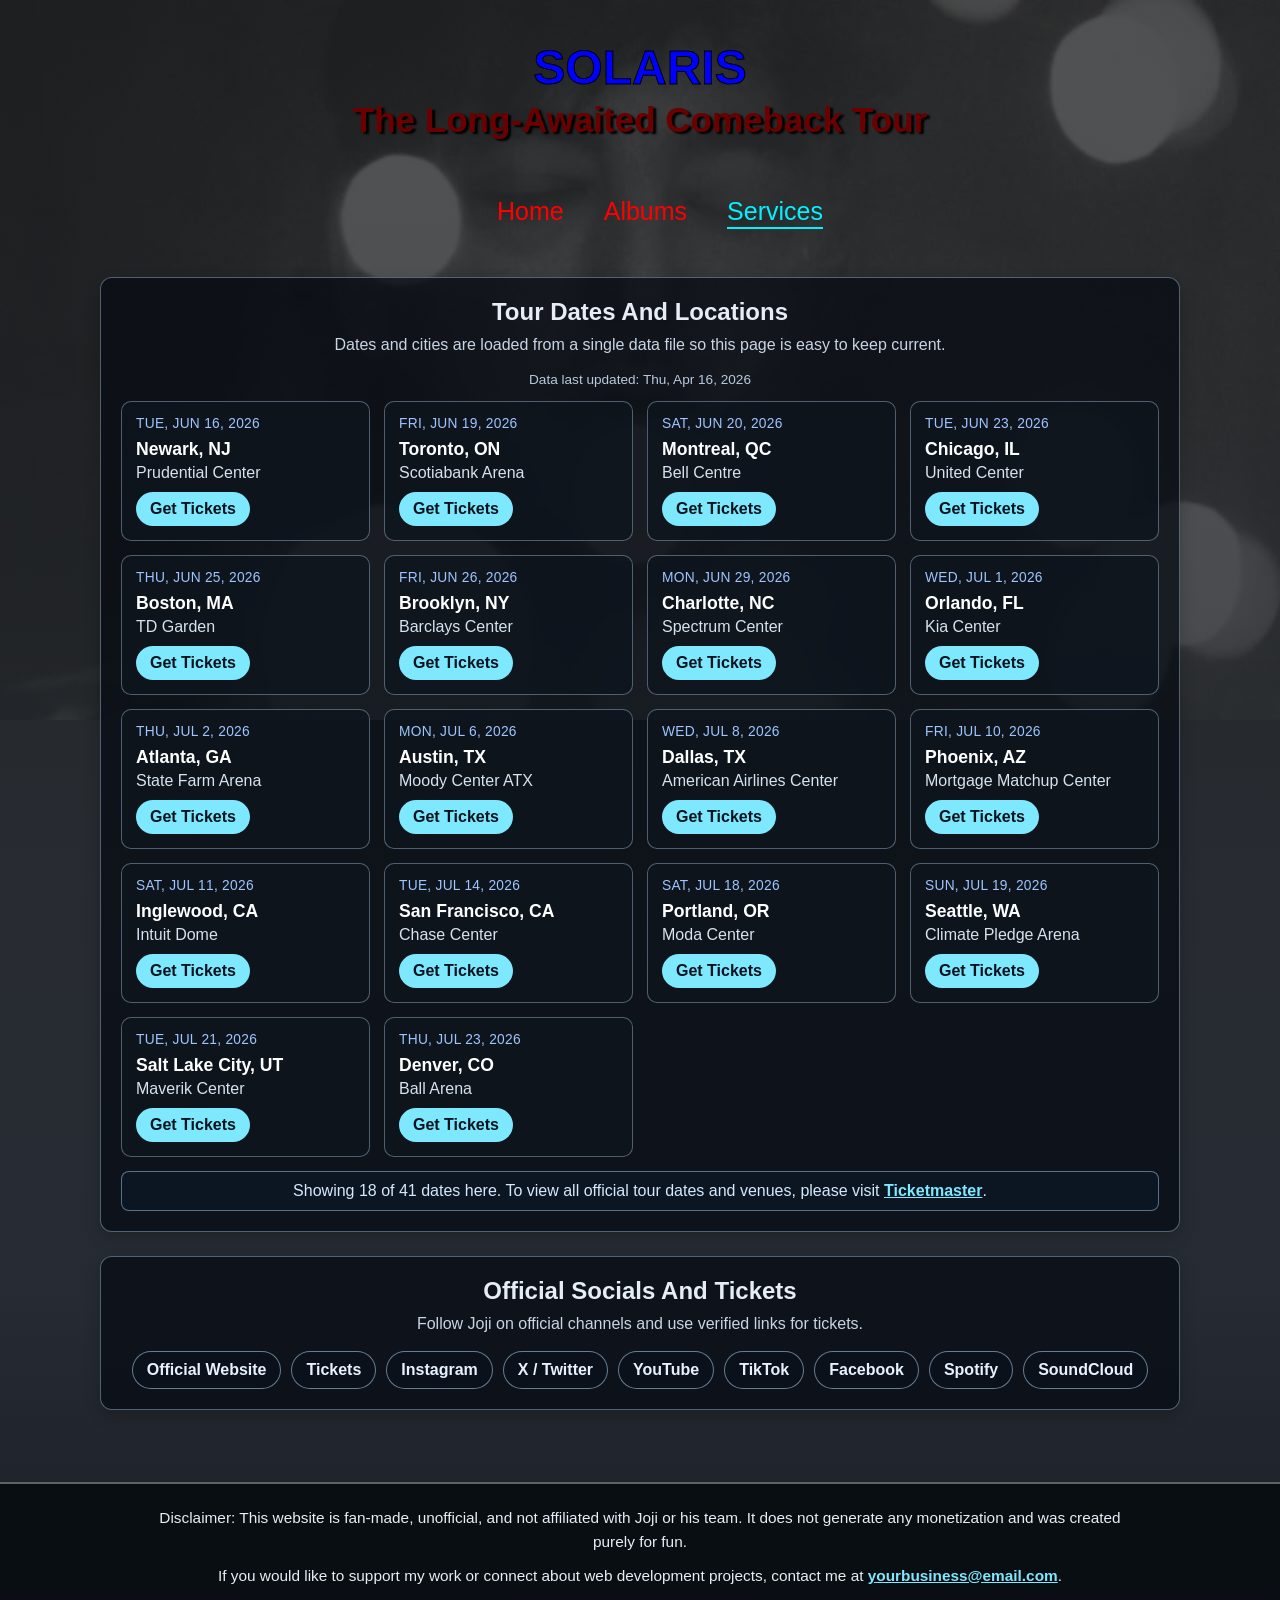
<file: SOLARIS_Site/services.html>
<!DOCTYPE html>
<html lang="en">
<head>
	<meta charset="UTF-8">
	<meta name="viewport" content="width=device-width, initial-scale=1.0">
	<title>SOLARIS Services</title>
	<link rel="stylesheet" href="css/styles.css">
</head>
<body>
   <div class="header">
	<h1>SOLARIS</h1>
	<h2>The Long-Awaited Comeback Tour</h2>
   </div>

   <div class="NAV">
	<ul class="NAV-list">
	 <li><a href="index.html">Home</a></li>
	 <li><a href="albums.html">Albums</a></li>
	 <li><a href="services.html" class="active">Services</a></li>
	</ul>
   </div>

   <main class="services-main">
	<section class="services-panel" aria-labelledby="tour-dates-heading">
	 <h3 id="tour-dates-heading">Tour Dates And Locations</h3>
	 <p class="services-intro">
	  Dates and cities are loaded from a single data file so this page is easy to keep current.
	 </p>
	 <div id="tourDatesContainer" class="tour-list" aria-live="polite"></div>
	</section>

	<section class="services-panel" aria-labelledby="official-links-heading">
	 <h3 id="official-links-heading">Official Socials And Tickets</h3>
	 <p class="services-intro">
	  Follow Joji on official channels and use verified links for tickets.
	 </p>
	 <div id="officialLinksContainer" class="official-links" aria-live="polite"></div>
	</section>
   </main>

   <footer class="site-footer" aria-label="Site Disclaimer">
	<div class="footer-content">
	 <p class="footer-disclaimer">
	  Disclaimer: This website is fan-made, unofficial, and not affiliated with Joji or his team.
	  It does not generate any monetization and was created purely for fun.
	 </p>
	 <p class="footer-contact">
	  If you would like to support my work or connect about web development projects, contact me at
	  <a href="mailto:yourbusiness@email.com">yourbusiness@email.com</a>.
	 </p>
	</div>
   </footer>

	<script src="js/services.js"></script>
</body>
</html>
</file>
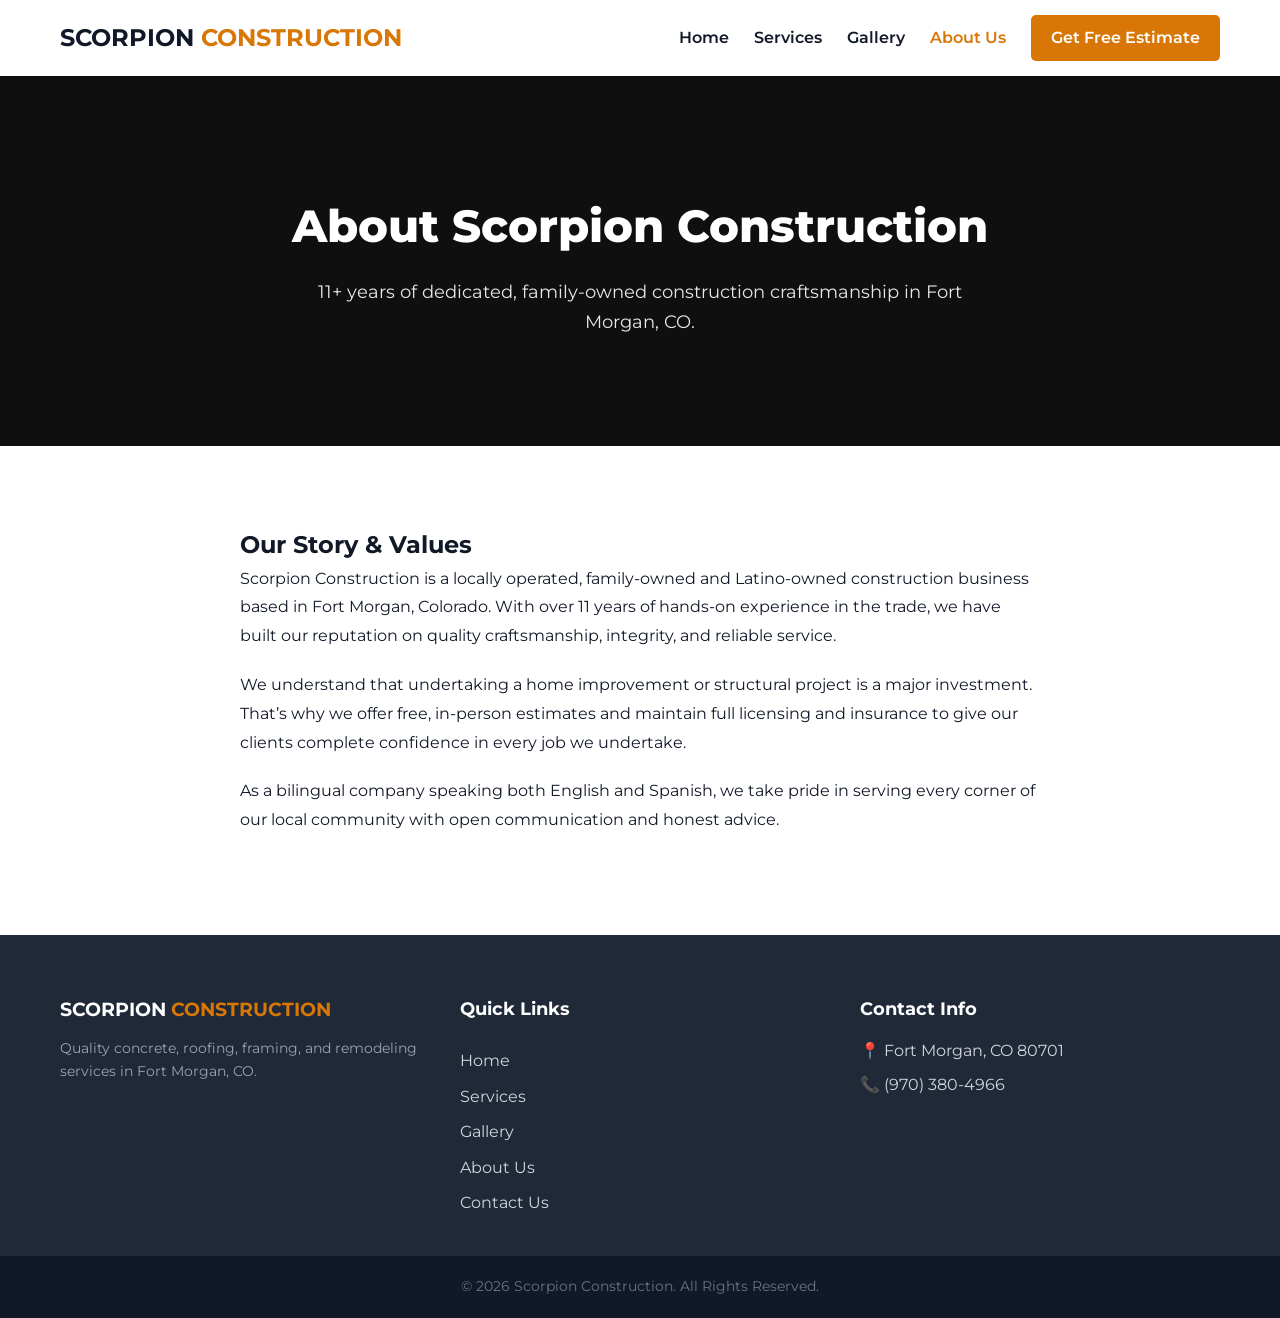
<file: Scorpion LLC Remodel/html/about.html>
<!DOCTYPE html>
<html lang="en">
<head>
    <meta charset="UTF-8">
    <meta name="viewport" content="width=device-width, initial-scale=1.0">
    <title>About Us | Scorpion Construction</title>
    <link rel="stylesheet" href="../css/style.css">
    <link rel="preconnect" href="https://fonts.googleapis.com">
    <link rel="preconnect" href="https://fonts.gstatic.com" crossorigin>
    <link href="https://fonts.googleapis.com/css2?family=Montserrat:wght@400;600;700;800&family=Open+Sans:wght@400;600&display=swap" rel="stylesheet">
</head>
<body>

    <header class="main-header">
        <div class="container header-content">
            <a href="../index.html" class="logo">
                <h2>SCORPION <span>CONSTRUCTION</span></h2>
            </a>
            <nav class="nav-links">
                <a href="../index.html">Home</a>
                <a href="services.html">Services</a>
                <a href="gallery.html">Gallery</a>
                <a href="about.html" class="active">About Us</a>
                <a href="contact.html" class="btn-primary">Get Free Estimate</a>
            </nav>
        </div>
    </header>

    <section class="hero hero-subpage">
        <div class="container hero-content">
            <h1>About Scorpion Construction</h1>
            <p>11+ years of dedicated, family-owned construction craftsmanship in Fort Morgan, CO.</p>
        </div>
    </section>

    <section class="why-us-section">
        <div class="container">
            <div class="about-container">
                <h2>Our Story & Values</h2>
                <p>Scorpion Construction is a locally operated, family-owned and Latino-owned construction business based in Fort Morgan, Colorado. With over 11 years of hands-on experience in the trade, we have built our reputation on quality craftsmanship, integrity, and reliable service.</p>
                
                <p>We understand that undertaking a home improvement or structural project is a major investment. That’s why we offer free, in-person estimates and maintain full licensing and insurance to give our clients complete confidence in every job we undertake.</p>
                
                <p>As a bilingual company speaking both English and Spanish, we take pride in serving every corner of our local community with open communication and honest advice.</p>
            </div>
        </div>
    </section>

    <footer class="main-footer">
        <div class="container footer-content">
            <div class="footer-brand">
                <h3>SCORPION <span>CONSTRUCTION</span></h3>
                <p>Quality concrete, roofing, framing, and remodeling services in Fort Morgan, CO.</p>
            </div>
            <div class="footer-links">
                <h4>Quick Links</h4>
                <a href="../index.html">Home</a>
                <a href="services.html">Services</a>
                <a href="gallery.html">Gallery</a>
                <a href="about.html">About Us</a>
                <a href="contact.html">Contact Us</a>
            </div>
            <div class="footer-contact">
                <h4>Contact Info</h4>
                <p>📍 Fort Morgan, CO 80701</p>
                <p>📞 <a href="tel:9703804966">(970) 380-4966</a></p>
            </div>
        </div>
        <div class="footer-bottom">
            <p>&copy; 2026 Scorpion Construction. All Rights Reserved.</p>
        </div>
    </footer>

    <script src="../js/main.js"></script>
</body>
</html>
</file>
<file: beta_div_test/css/styles.css>
*{
    margin: 0;
    padding: 0;
    box-sizing: border-box;
}
.boxRed{
    height: 200px; 
    width: 200px;
    background-color: #ff0000;
}

.boxBlue{
    height: 300px; 
    width: 300px;
    background-color: rgb(0, 34, 159);
}

.boxGreen{
    height: 400px; 
    width: 400px;
    background-color: rgb(0, 123, 12);
}

p{
    color: #ffffff;
}

.header{
    height: 200px;
    background-color: rgb(0, 34, 159);
}

.NAV{
    height: 50px;
    background-color: rgb(0, 123, 12);
}

.Footer{
    height: 300px;
    background-color: #ff0000;
}

.header table{
    width: 100%;
    max-width: 900px;
    margin: 0 auto;
    table-layout: fixed;
    border-collapse: collapse;
    text-align: center;
}

.header th,
.header td{
    padding: 6px 10px;
}

.header td img{
    width: 120px;
    max-width: 100%;
    height: auto;
    display: block;
    margin: 0 auto;
}
</file>
<file: Scorpion LLC Remodel/css/style.css>
/* --- Reset & Variables --- */
* {
    margin: 0;
    padding: 0;
    box-sizing: border-box;
    font-family: 'Montserrat', 'Open Sans', sans-serif;
}

:root {
    --primary-color: #d97706; /* High-visibility construction amber/orange */
    --primary-hover: #b45309;
    --dark-bg: #1f2937;
    --light-bg: #f3f4f6;
    --text-dark: #111827;
    --text-muted: #4b5563;
    --white: #ffffff;
}

body {
    color: var(--text-dark);
    line-height: 1.6;
}

.container {
    max-width: 1200px;
    margin: 0 auto;
    padding: 0 20px;
}

/* --- Top Utility Bar --- */
.top-bar {
    background-color: var(--dark-bg);
    color: var(--white);
    font-size: 0.85rem;
    padding: 8px 0;
}

.top-bar-content {
    display: flex;
    justify-content: space-between;
    align-items: center;
    flex-wrap: wrap;
}

.top-bar a {
    color: var(--primary-color);
    text-decoration: none;
    font-weight: 600;
}

.badges .badge {
    background: rgba(255, 255, 255, 0.1);
    padding: 3px 10px;
    border-radius: 12px;
    margin-left: 8px;
    font-size: 0.75rem;
}

/* --- Main Header --- */
.main-header {
    background: var(--white);
    box-shadow: 0 2px 10px rgba(0,0,0,0.1);
    position: sticky;
    top: 0;
    z-index: 100;
}

.header-content {
    display: flex;
    justify-content: space-between;
    align-items: center;
    padding: 15px 20px;
}

.logo {
    text-decoration: none;
    color: var(--text-dark);
}

.logo span {
    color: var(--primary-color);
}

.nav-links {
    display: flex;
    align-items: center;
    gap: 25px;
}

.nav-links a {
    text-decoration: none;
    color: var(--text-dark);
    font-weight: 600;
    transition: color 0.2s;
}

.nav-links a:hover, .nav-links a.active {
    color: var(--primary-color);
}

/* --- Buttons --- */
.btn-primary {
    background-color: var(--primary-color);
    color: var(--white) !important;
    padding: 10px 20px;
    border-radius: 5px;
    font-weight: 700;
    transition: background 0.2s;
}

.btn-primary:hover {
    background-color: var(--primary-hover);
}

.btn-secondary {
    background-color: transparent;
    border: 2px solid var(--white);
    color: var(--white);
    padding: 10px 20px;
    border-radius: 5px;
    font-weight: 700;
    text-decoration: none;
}

.btn-secondary:hover {
    background: var(--white);
    color: var(--text-dark);
}

.btn-large {
    padding: 14px 28px;
    font-size: 1.05rem;
}

/* --- Hero Section --- */
.hero {
    position: relative;
    background: linear-gradient(rgba(0, 0, 0, 0.7), rgba(0, 0, 0, 0.7)), #333; /* Fallback dark bg until image is added */
    background-size: cover;
    background-position: center;
    color: var(--white);
    padding: 100px 0 80px 0;
    text-align: center;
}

.hero-subtitle {
    color: var(--primary-color);
    text-transform: uppercase;
    font-weight: 700;
    letter-spacing: 1.5px;
    font-size: 0.9rem;
}

.hero h1 {
    font-size: 2.8rem;
    margin: 15px 0;
    font-weight: 800;
}

.hero p {
    max-width: 650px;
    margin: 0 auto 30px auto;
    font-size: 1.15rem;
    color: #e5e7eb;
}

.hero-buttons {
    display: flex;
    justify-content: center;
    gap: 15px;
    margin-bottom: 40px;
    flex-wrap: wrap;
}

.hero-highlights {
    display: flex;
    justify-content: center;
    gap: 30px;
    border-top: 1px solid rgba(255, 255, 255, 0.2);
    padding-top: 25px;
    flex-wrap: wrap;
}

.highlight-item {
    font-weight: 600;
    font-size: 0.95rem;
}

/* --- Services Section --- */
.services-section {
    padding: 80px 0;
    background-color: var(--light-bg);
}

.section-title {
    text-align: center;
    margin-bottom: 50px;
}

.section-title span {
    color: var(--primary-color);
    font-weight: 700;
    text-transform: uppercase;
    font-size: 0.85rem;
    letter-spacing: 1px;
}

.section-title h2 {
    font-size: 2.2rem;
    color: var(--text-dark);
    margin: 8px 0;
}

.section-title p {
    color: var(--text-muted);
    max-width: 600px;
    margin: 0 auto;
}

.services-grid {
    display: grid;
    grid-template-columns: repeat(auto-fit, minmax(250px, 1fr));
    gap: 30px;
}

.service-card {
    background: var(--white);
    padding: 35px 25px;
    border-radius: 8px;
    box-shadow: 0 4px 15px rgba(0,0,0,0.05);
    transition: transform 0.3s ease, box-shadow 0.3s ease;
    border-top: 4px solid var(--primary-color);
}

.service-card:hover {
    transform: translateY(-5px);
    box-shadow: 0 10px 25px rgba(0,0,0,0.1);
}

.service-icon {
    font-size: 2.5rem;
    margin-bottom: 15px;
}

.service-card h3 {
    font-size: 1.3rem;
    margin-bottom: 12px;
    color: var(--text-dark);
}

.service-card p {
    color: var(--text-muted);
    font-size: 0.95rem;
    margin-bottom: 20px;
}

.service-link {
    color: var(--primary-color);
    text-decoration: none;
    font-weight: 700;
    font-size: 0.9rem;
}

.service-link:hover {
    text-decoration: underline;
}

/* --- Why Choose Us Section --- */
.why-us-section {
    padding: 80px 0;
    background: var(--white);
}

.why-us-container {
    display: grid;
    grid-template-columns: 1.2fr 0.8fr;
    gap: 40px;
    align-items: center;
}

.sub-label {
    color: var(--primary-color);
    font-weight: 700;
    text-transform: uppercase;
    font-size: 0.85rem;
    letter-spacing: 1px;
}

.why-us-content h2 {
    font-size: 2.2rem;
    margin: 10px 0 20px 0;
}

.features-list {
    margin-top: 30px;
    display: flex;
    flex-direction: column;
    gap: 20px;
}

.feature-item {
    display: flex;
    gap: 15px;
    align-items: flex-start;
}

.check-icon {
    background: rgba(217, 119, 6, 0.15);
    color: var(--primary-color);
    font-weight: 800;
    padding: 6px 12px;
    border-radius: 50%;
    font-size: 1.1rem;
}

.why-us-box {
    background: var(--dark-bg);
    color: var(--white);
    padding: 40px;
    border-radius: 8px;
    border-left: 6px solid var(--primary-color);
    text-align: center;
}

.why-us-box h3 {
    font-size: 1.4rem;
    margin-bottom: 15px;
}

.why-us-box p {
    color: #d1d5db;
    margin-bottom: 25px;
}

.call-box-btn {
    display: inline-block;
    text-decoration: none;
    width: 100%;
}

/* --- Estimate Form Section --- */
.estimate-section {
    padding: 80px 0;
    background: var(--light-bg);
}

.estimate-card {
    background: var(--white);
    max-width: 700px;
    margin: 0 auto;
    padding: 40px;
    border-radius: 8px;
    box-shadow: 0 5px 20px rgba(0,0,0,0.08);
}

.estimate-header {
    text-align: center;
    margin-bottom: 30px;
}

.estimate-header h2 {
    font-size: 2rem;
    color: var(--text-dark);
}

.estimate-header p {
    color: var(--text-muted);
}

.estimate-form {
    display: flex;
    flex-direction: column;
    gap: 20px;
}

.form-group {
    display: flex;
    flex-direction: column;
    gap: 8px;
}

.form-group label {
    font-weight: 600;
    font-size: 0.95rem;
}

.form-group input,
.form-group select,
.form-group textarea {
    padding: 12px;
    border: 1px solid #d1d5db;
    border-radius: 5px;
    font-size: 1rem;
    outline: none;
    transition: border-color 0.2s;
}

.form-group input:focus,
.form-group select:focus,
.form-group textarea:focus {
    border-color: var(--primary-color);
}

.btn-submit {
    border: none;
    cursor: pointer;
    font-size: 1.1rem;
    padding: 14px;
    margin-top: 10px;
}

/* --- Footer --- */
.main-footer {
    background: var(--dark-bg);
    color: var(--white);
    padding-top: 60px;
}

.footer-content {
    display: grid;
    grid-template-columns: repeat(auto-fit, minmax(220px, 1fr));
    gap: 40px;
    padding-bottom: 40px;
}

.footer-brand span {
    color: var(--primary-color);
}

.footer-brand p {
    color: #9ca3af;
    font-size: 0.9rem;
    margin-top: 12px;
}

.footer-links h4,
.footer-contact h4 {
    margin-bottom: 15px;
    font-size: 1.1rem;
}

.footer-links {
    display: flex;
    flex-direction: column;
    gap: 10px;
}

.footer-links a,
.footer-contact a {
    color: #d1d5db;
    text-decoration: none;
    transition: color 0.2s;
}

.footer-links a:hover,
.footer-contact a:hover {
    color: var(--primary-color);
}

.footer-contact p {
    color: #d1d5db;
    margin-bottom: 8px;
}

.footer-bottom {
    background: #111827;
    text-align: center;
    padding: 20px 0;
    color: #6b7280;
    font-size: 0.85rem;
}

/* Responsive Fix for Mobile */
@media (max-width: 768px) {
    .why-us-container {
        grid-template-columns: 1fr;
    }
    .estimate-card {
        padding: 25px;
    }
}

.gallery-card {
    text-align: center;
}

.image-placeholder {
    background: #e5e7eb;
    height: 200px;
    border-radius: 5px;
    display: flex;
    align-items: center;
    justify-content: center;
    margin-bottom: 15px;
    color: #6b7280;
    font-weight: 600;
}

.call-direct-btn {
    display: inline-block;
    margin-top: 15px;
    text-decoration: none;
    color: var(--white);
    background: var(--primary-color);
    padding: 10px 20px;
    border-radius: 5px;
    transition: background 0.2s;
}
.call-direct-btn:hover {
    background: var(--primary-color-dark);
}

.about-container {
    max-width: 800px;
    margin: 0 auto;
}

.about-container p {
    margin-bottom: 20px;
    line-height: 1.8;
}
</file>
<file: SOLARIS_Site/css/styles.css>
.header {
    text-align: center;
    padding: 20px 0;
}

body {
    font-family: Arial, sans-serif;
    margin: 0;
    padding: 0;
    min-height: 100vh;
    display: flex;
    flex-direction: column;
    background-color: #1c2027;
    background-image:
        linear-gradient(180deg,
            rgba(158, 165, 173, 0.18) 0%,
            rgba(115, 122, 131, 0.26) 25%,
            rgba(75, 82, 92, 0.48) 55%,
            rgba(47, 53, 63, 0.78) 80%,
            rgba(28, 32, 39, 0.95) 100%),
        linear-gradient(rgba(0, 0, 0, 0.75), rgba(0, 0, 0, 0.75)),
        url(../img/SOLARIS_TOUR.webp);
    background-size: 100% 100%, 100% auto, 100% auto;
    background-repeat: no-repeat, no-repeat, no-repeat;
    background-position: top center, top center, top center;
    color: #111;
}

.filter-controls {
    position: fixed;
    top: 20px;
    right: 20px;
    z-index: 1000;
    display: flex;
    align-items: center;
    gap: 10px;
    padding: 10px 12px;
    background: rgba(0, 0, 0, 0.65);
    border: 1px solid rgba(255, 255, 255, 0.35);
    border-radius: 8px;
    color: #fff;
}

.filter-controls label {
    font-size: 14px;
}

.filter-controls select {
    background: #fff;
    color: #111;
    border: 1px solid #bbb;
    border-radius: 6px;
    padding: 6px 10px;
    font-size: 14px;
}

h1 {
    color: blue;
    text-align: center;
    margin: 20px 0 5px;
    font-size: 48px;
    -webkit-text-stroke: black 1px;
}

h2 {
    color: #6b0000;
    text-align: center;
    text-shadow: 3px 2px 2px black;
    font-size: 35px;
    margin-top: 5px;
    margin-bottom: 5px;
}

p {
    text-align: center;
}

.album-square {
    position: relative;
    width: 250px;
    height: 250px;
    display: flex;
    align-items: flex-end;
    justify-content: flex-end;
    margin: 10px;
    border: 1px solid #000;
    border-radius: 8px;
    overflow: hidden;
    transition: transform 0.3s ease;
    background-size: cover;
    background-position: center;
    box-sizing: border-box;
}

.album-square:hover {
    transform: scale(1.05);
}

.album-overlay {
    position: absolute;
    top: 50%;
    right: -100%;
    transform: translateY(-50%);
    padding: 12px 16px;
    background: rgba(0, 0, 0, 0.75);
    color: #fff;
    font-size: 18px;
    line-height: 1.3;
    text-align: left;
    white-space: nowrap;
    border-radius: 5px 0 0 5px;
    transition: right 0.3s ease;
}

.album-square:hover .album-overlay {
    right: 10px;
}


.album-container {
    display: flex;
    flex-direction: column;
    align-items: flex-start;
    padding: 20px clamp(16px, 8vw, 250px) 40px;
}

.album-section {
    display: flex;
    align-items: flex-start;
    gap: 24px;
    width: 100%;
    max-width: 1240px;
    margin-bottom: 24px;
    padding-bottom: 24px;
    border-bottom: 2px dotted rgba(255, 255, 255, 0.6);
}

.album-section:last-child {
    border-bottom: none;
    padding-bottom: 0;
    margin-bottom: 0;
}

.album-songs {
    color: #fff;
    text-shadow: 1px 1px 2px #000;
    width: min(100%, 760px);
    opacity: 0;
    visibility: hidden;
    transform: translateX(-20px);
    transition: opacity 0.25s ease, transform 0.25s ease, visibility 0.25s ease;
    pointer-events: none;
}

.album-square:hover + .album-songs {
    opacity: 1;
    visibility: visible;
    transform: translateX(0);
}

.album-section:hover .album-songs {
    opacity: 1;
    visibility: visible;
    transform: translateX(0);
}

.album-songs ul {
    list-style: none;
    margin: 0;
    padding: 0;
    display: grid;
    grid-template-columns: repeat(3, minmax(140px, 1fr));
    column-gap: 24px;
    row-gap: 6px;
}

.album-songs li {
    margin-bottom: 0;
    line-height: 1.3;
    text-align: left;
    overflow-wrap: anywhere;
}

.NAV{
    height: 50px;
    background-color: rgba(0, 123, 12, 0);
    padding: 1rem;
}

.NAV-list{
    list-style: none;
    display: flex;
    justify-content: center;
    align-items: center;
}

.NAV-list li{
    margin: 0 20px;
}

.NAV-list a{
    text-decoration: none;
    color: rgb(255, 0, 0);
    font-family: Arial;
    font-size: 1.1rem;
    transition: color 0.3s;
    font-size: 25px;
}

.NAV-list a:hover{
    color: #00f2ff;
}

.NAV-list a.active {
    color: #00f2ff;
    border-bottom: 2px solid #00f2ff;
    padding-bottom: 2px;
}

.main-container {
  max-width: 900px;
  margin: 40px auto;
  padding: 0 20px;
  text-align: center;
}

.services-main {
    width: min(1080px, 92vw);
    margin: 30px auto 24px;
    display: grid;
    grid-template-columns: 1fr;
    gap: 24px;
}

.services-panel {
    background: rgba(6, 11, 18, 0.72);
    border: 1px solid rgba(136, 164, 190, 0.55);
    border-radius: 12px;
    padding: 20px;
    box-shadow: 0 6px 16px rgba(0, 0, 0, 0.2);
}

.services-panel h3 {
    margin: 0;
    color: #e7edf5;
    text-align: center;
    font-size: 1.5rem;
}

.services-intro {
    margin: 10px 0 18px;
    color: #c9d5e3;
    text-align: center;
}

.tour-list {
    display: grid;
    grid-template-columns: repeat(auto-fit, minmax(220px, 1fr));
    gap: 14px;
}

.tour-card {
    padding: 14px;
    border-radius: 10px;
    border: 1px solid rgba(162, 188, 212, 0.45);
    background: rgba(14, 21, 30, 0.82);
    color: #f4f8fd;
}

.tour-date {
    margin: 0;
    font-size: 0.86rem;
    color: #9fc5ff;
    letter-spacing: 0.02em;
    text-transform: uppercase;
    text-align: left;
}

.tour-location {
    margin: 8px 0 4px;
    font-size: 1.1rem;
    color: #ffffff;
}

.tour-venue {
    margin: 0 0 10px;
    text-align: left;
    color: #d7e2ee;
}

.tickets-link {
    display: inline-block;
    text-decoration: none;
    color: #07131d;
    background: #7ee8ff;
    border-radius: 999px;
    font-weight: 700;
    padding: 8px 14px;
}

.tickets-link:hover {
    background: #b5f3ff;
}

.official-links {
    display: flex;
    flex-wrap: wrap;
    gap: 10px;
    justify-content: center;
}

.official-link-pill {
    text-decoration: none;
    color: #e8f2ff;
    border: 1px solid rgba(166, 197, 225, 0.6);
    background: rgba(11, 18, 28, 0.85);
    border-radius: 999px;
    padding: 9px 14px;
    font-weight: 600;
}

.official-link-pill:hover {
    border-color: #7ee8ff;
    color: #7ee8ff;
}

.services-message {
    margin: 0;
    padding: 12px;
    border-radius: 8px;
    background: rgba(19, 28, 40, 0.75);
    border: 1px solid rgba(156, 183, 212, 0.45);
    color: #dbe7f3;
    text-align: center;
}

.services-meta {
    grid-column: 1 / -1;
    margin: 0;
    color: #b8c9dd;
    text-align: center;
    font-size: 0.85rem;
}

.services-official-note {
    grid-column: 1 / -1;
    margin: 0;
    padding: 10px 12px;
    color: #d6e8fb;
    text-align: center;
    background: rgba(12, 24, 36, 0.85);
    border: 1px solid rgba(146, 188, 227, 0.55);
    border-radius: 8px;
}

.services-official-note a {
    color: #7ee8ff;
    font-weight: 700;
}

.services-official-note a:hover {
    color: #ffffff;
}

.info-box {
  border: 2px dotted #ccc;
  border-radius: 12px;
  margin: 30px 0;
  padding: 30px 40px;
  width: 100%;
  box-sizing: border-box;
}

.info-layout {
    display: flex;
    align-items: center;
    justify-content: space-between;
    gap: 28px;
}

.backstory .info-layout {
    flex-direction: row-reverse;
}

.info-copy {
    flex: 1 1 62%;
}

.info-copy h2,
.info-copy p {
    text-align: center;
}

.mission .info-copy p {
    text-align: center;
    line-height: 1.6;
    font-size: .99rem;
}

.backstory .info-copy p {
    line-height: 1.3;
}

.info-media {
    flex: 0 0 240px;
}

.info-image {
    width: 100%;
    height: 240px;
    object-fit: cover;
    border-radius: 10px;
    border: 2px solid rgba(0, 0, 0, 0.25);
    box-shadow: 0 6px 16px rgba(0, 0, 0, 0.2);
}

.info-box.mission {
  background: #fff0f0; /* light maroon/red */
  color: #800000;
}
.info-box.backstory {
  background: #e0f7fa; /* light cyan/blue */
  color: #006064;
}

@media (max-width: 760px) {
    .services-main {
        margin-top: 20px;
    }

    .services-panel {
        padding: 16px;
    }

    .services-panel h3 {
        font-size: 1.25rem;
    }

    .info-layout,
    .backstory .info-layout {
        flex-direction: column;
    }

    .info-copy h2,
    .info-copy p {
        text-align: center;
    }

    .info-media {
        flex: 0 0 auto;
        width: 100%;
    }

    .info-image {
        height: auto;
        max-height: 320px;
    }
}

.site-footer {
    margin-top: 48px;
    border-top: 2px solid rgba(255, 255, 255, 0.35);
    background: rgba(8, 12, 18, 0.92);
}

.NAV + .site-footer {
    margin-top: auto;
}

.footer-content {
    max-width: 980px;
    margin: 0 auto;
    padding: 22px 24px 26px;
}

.footer-disclaimer,
.footer-contact {
    margin: 0;
    color: #e7edf5;
    text-align: center;
    font-size: 0.96rem;
    line-height: 1.55;
}

.footer-contact {
    margin-top: 10px;
}

.footer-contact a {
    color: #7ee8ff;
    text-decoration: underline;
    font-weight: 700;
}

.footer-contact a:hover {
    color: #ffffff;
}

@media (max-width: 760px) {
    .footer-content {
        padding: 18px 16px 20px;
    }

    .footer-disclaimer,
    .footer-contact {
        font-size: 0.9rem;
    }
}

@media (max-width: 980px) {
    .album-container {
        padding-left: clamp(12px, 4vw, 32px);
        padding-right: clamp(12px, 4vw, 32px);
    }

    .album-section {
        flex-direction: column;
        align-items: center;
        gap: 14px;
    }

    .album-songs {
        width: min(100%, 720px);
    }

    .album-songs ul {
        grid-template-columns: repeat(2, minmax(130px, 1fr));
        column-gap: 14px;
    }
}

@media (max-width: 560px) {
    .album-songs ul {
        grid-template-columns: 1fr;
    }

    .album-songs li {
        text-align: center;
    }
}

@media (hover: none), (pointer: coarse) {
    .album-songs {
        opacity: 1;
        visibility: visible;
        transform: none;
        pointer-events: auto;
    }
}
</file>
<file: Visualizer Project/css/styles.css>
* {
    margin: 0;
    padding: 0;
    box-sizing: border-box;
}

body {
    background-color: #050508;
    color: #ffffff;
    font-family: 'Courier New', Courier, monospace;
    overflow: hidden;
    height: 100vh;
    display: flex;
    flex-direction: column;
    align-items: center;
    justify-content: center;
}

#visualizer-canvas {
    position: absolute;
    top: 0;
    left: 0;
    width: 100%;
    height: 100%;
    z-index: 1;
}

/* UI Panel */
.ui-container {
    position: absolute;
    bottom: 40px;
    left: 50%;
    transform: translateX(-50%);
    z-index: 10;
    text-align: center;
    background: rgba(10, 10, 18, 0.85);
    padding: 20px 30px;
    border-radius: 12px;
    border: 1px solid rgba(255, 255, 255, 0.2);
    box-shadow: 0 0 20px rgba(255, 255, 255, 0.1);
    -webkit-backdrop-filter: blur(8px);
    backdrop-filter: blur(8px);
    transition: opacity 0.3s ease, transform 0.3s ease, visibility 0.3s ease;
}

.ui-container.hidden {
    opacity: 0;
    visibility: hidden;
    transform: translate(-50%, 20px);
    pointer-events: none;
}

h1 {
    font-size: 1.4rem;
    letter-spacing: 3px;
    margin-bottom: 12px;
    text-transform: uppercase;
    text-shadow: 0 0 10px #ffffff, 0 0 20px #ffffff;
}

.controls {
    display: flex;
    flex-direction: column;
    gap: 12px;
    align-items: center;
}

input[type="file"] {
    display: none;
}

.custom-file-upload {
    display: inline-block;
    padding: 8px 20px;
    cursor: pointer;
    background: #ffffff;
    color: #000000;
    font-weight: bold;
    border-radius: 4px;
    transition: all 0.2s ease;
    box-shadow: 0 0 10px rgba(255, 255, 255, 0.5);
}

.custom-file-upload:hover {
    background: #e0e0e0;
    box-shadow: 0 0 15px rgba(255, 255, 255, 0.8);
}

audio {
    outline: none;
    height: 35px;
}

/* Customizer Toolbar */
.customizer-toolbar {
    display: flex;
    align-items: center;
    gap: 10px;
    margin-top: 5px;
    flex-wrap: wrap;
    justify-content: center;
}

.color-picker-wrapper {
    display: flex;
    align-items: center;
    gap: 6px;
    font-size: 0.85rem;
    font-weight: bold;
}

input[type="color"] {
    -webkit-appearance: none;
    appearance: none;
    border: 1px solid rgba(255, 255, 255, 0.4);
    width: 28px;
    height: 28px;
    border-radius: 4px;
    cursor: pointer;
    background: none;
}

input[type="color"]::-webkit-color-swatch-wrapper {
    padding: 0;
}

input[type="color"]::-webkit-color-swatch {
    border: none;
    border-radius: 3px;
}

.tool-btn {
    background: rgba(255, 255, 255, 0.1);
    color: #ffffff;
    border: 1px solid rgba(255, 255, 255, 0.3);
    padding: 6px 12px;
    font-family: inherit;
    font-size: 0.8rem;
    font-weight: bold;
    border-radius: 4px;
    cursor: pointer;
    transition: all 0.2s ease;
}

.tool-btn:hover {
    background: rgba(255, 255, 255, 0.25);
    border-color: #ffffff;
}

.tool-btn.active {
    background: #ffffff;
    color: #000000;
    box-shadow: 0 0 10px rgba(255, 255, 255, 0.6);
}

/* Show UI Floating Button */
.show-ui-btn {
    position: absolute;
    bottom: 20px;
    right: 20px;
    z-index: 20;
    background: rgba(10, 10, 18, 0.8);
    color: #ffffff;
    border: 1px solid rgba(255, 255, 255, 0.3);
    padding: 8px 16px;
    border-radius: 6px;
    font-family: inherit;
    font-size: 0.85rem;
    cursor: pointer;
    -webkit-backdrop-filter: blur(5px);
    backdrop-filter: blur(5px);
    transition: all 0.3s ease;
}

.show-ui-btn.hidden {
    opacity: 0;
    visibility: hidden;
    pointer-events: none;
}
</file>
<file: Prototype_site/Prototype/styles.css>
.Introduction {
    text-align: center;
}

body {
    font-family: Arial, sans-serif;
    margin: 0;
    padding: 0;
    background-color: #f0f0f0;
}

h1 {
    color: blue;
    text-align: center;
    margin-top: 20px;
}

p {
    color: green;
}

.album-square {
    width: 200px;
    height: 200px;
    display: inline-block;
    margin: 10px;
    border: 1px solid #000;
}

.album1 {
    background-image: url("img/Nectar album cover.webp");
    background-size: cover;
    background-position: center;
}

.album2 {
    background-image: url("img/In tongues album cover - Copy.jpg");
    background-size: cover;
    background-position: center;
}

.album3 {
    background-image: url("img/Piss in the wind album cover.webp");
    background-size: cover;
    background-position: center;
}

.album-container {
    display: flex;
    justify-content: center;
    flex-wrap: wrap;
    gap: 10px;
    padding: 0 10px 20px;
}

@media (max-width: 520px) {
    .album-square {
        width: min(44vw, 200px);
        height: min(44vw, 200px);
    }
}
</file>
<file: Ocean 3/css/styles.css>
* {
    box-sizing: border-box;
}

body {
    background-image: url("../Images/DeepWaters_CW.webp");
    background-size: cover;
    background-attachment: fixed;
    background-position: center;
    font-family: 'Arial', sans-serif;
    margin: 0;
    min-height: 100vh;
    padding: 20px;
    color: #e9fbff;
    line-height: 1.6;
}

h1 {
    color: #38bdf8;
    text-align: center;
    font-size: 50px;
}

h2 {
    color: #6b0000;
    text-align: center;
    font-size: 35px;
}

h3 {
    color: aquamarine;
    text-align: center;
    font-size: 30px;
}

p {
    text-align: center;
    color: #facc15;
    font-size: 20px;
    max-width: 900px;
    margin: 0 auto 1rem;
}

img {
    border: 2px solid #38bdf8;
    border-radius: 8px;
    transition: transform 0.3s ease;
}

img:hover {
    transform: scale(.9);
    
}

a {
    color: #facc15;
}

a:hover {
    text-decoration: underline;
}

ul {
    list-style-type: circle;
    max-width: 900px;
    margin: 0 auto;
    color: #f5e57f;
}

#moon {
    display: flex;
    justify-content: center;
}

#moon img {
    max-width: 100%;
    height: auto;
}

span {
    color: rgb(152, 5, 5);
    text-decoration: none;
    font-weight: bolder;
}

span:hover {
    color: #ffffff;
    text-decoration: underline;
}

hr {
    border: 1px dashed #00e5ff;
    margin: 20px 0;
}

.skip-link {
    position: absolute;
    top: -40px;
    left: 12px;
    background: #001f2b;
    color: #ffffff;
    padding: 0.5rem 0.75rem;
    border: 2px solid #00e5ff;
    border-radius: 6px;
    z-index: 1000;
}

.skip-link:focus {
    top: 12px;
}

.header{
    min-height: 200px;
}

.NAV{
    min-height: 75px;
    padding: 1rem;
    margin-top: 10px;
}

.NAV-list{
    list-style: none;
    display: flex;
    justify-content: center;
    align-items: center;
}

.NAV-list li{
    margin: 0 20px;
}

.NAV-list a{
    text-decoration: none;
    color: white;
    font-family: Arial;
    transition: color 0.3s;
    font-size: 25px;
}

.NAV-list a:hover{
    color: #00f2ff;
}

.NAV-list a:focus-visible {
    outline: 2px dashed #00f2ff;
    outline-offset: 4px;
}

.NAV-list a[aria-current="page"] {
    color: #00f2ff;
    text-decoration: underline;
}

.content {
    max-width: 1050px;
    margin: 20px auto;
    padding: 1rem 1.25rem;
}

.Footer{
    min-height: 300px;
    padding: 10px;
}

.Footer p{
    font-size: clamp(1.2rem, 3.5vw, 2rem);
    color: #00e5ff;
}

@media (max-width: 768px) {
    body {
        background-attachment: scroll;
    }

    h1 {
        font-size: clamp(2rem, 8vw, 3rem);
    }

    h2 {
        font-size: clamp(1.5rem, 6vw, 2.2rem);
    }

    h3 {
        font-size: clamp(1.25rem, 5vw, 1.8rem);
    }

    .NAV-list {
        flex-wrap: wrap;
        gap: 0.75rem;
        padding-left: 0;
    }

    .NAV-list li {
        margin: 0;
    }

    .NAV-list a {
        font-size: 1.1rem;
    }

    .content {
        padding: 0.85rem;
    }
}
</file>
